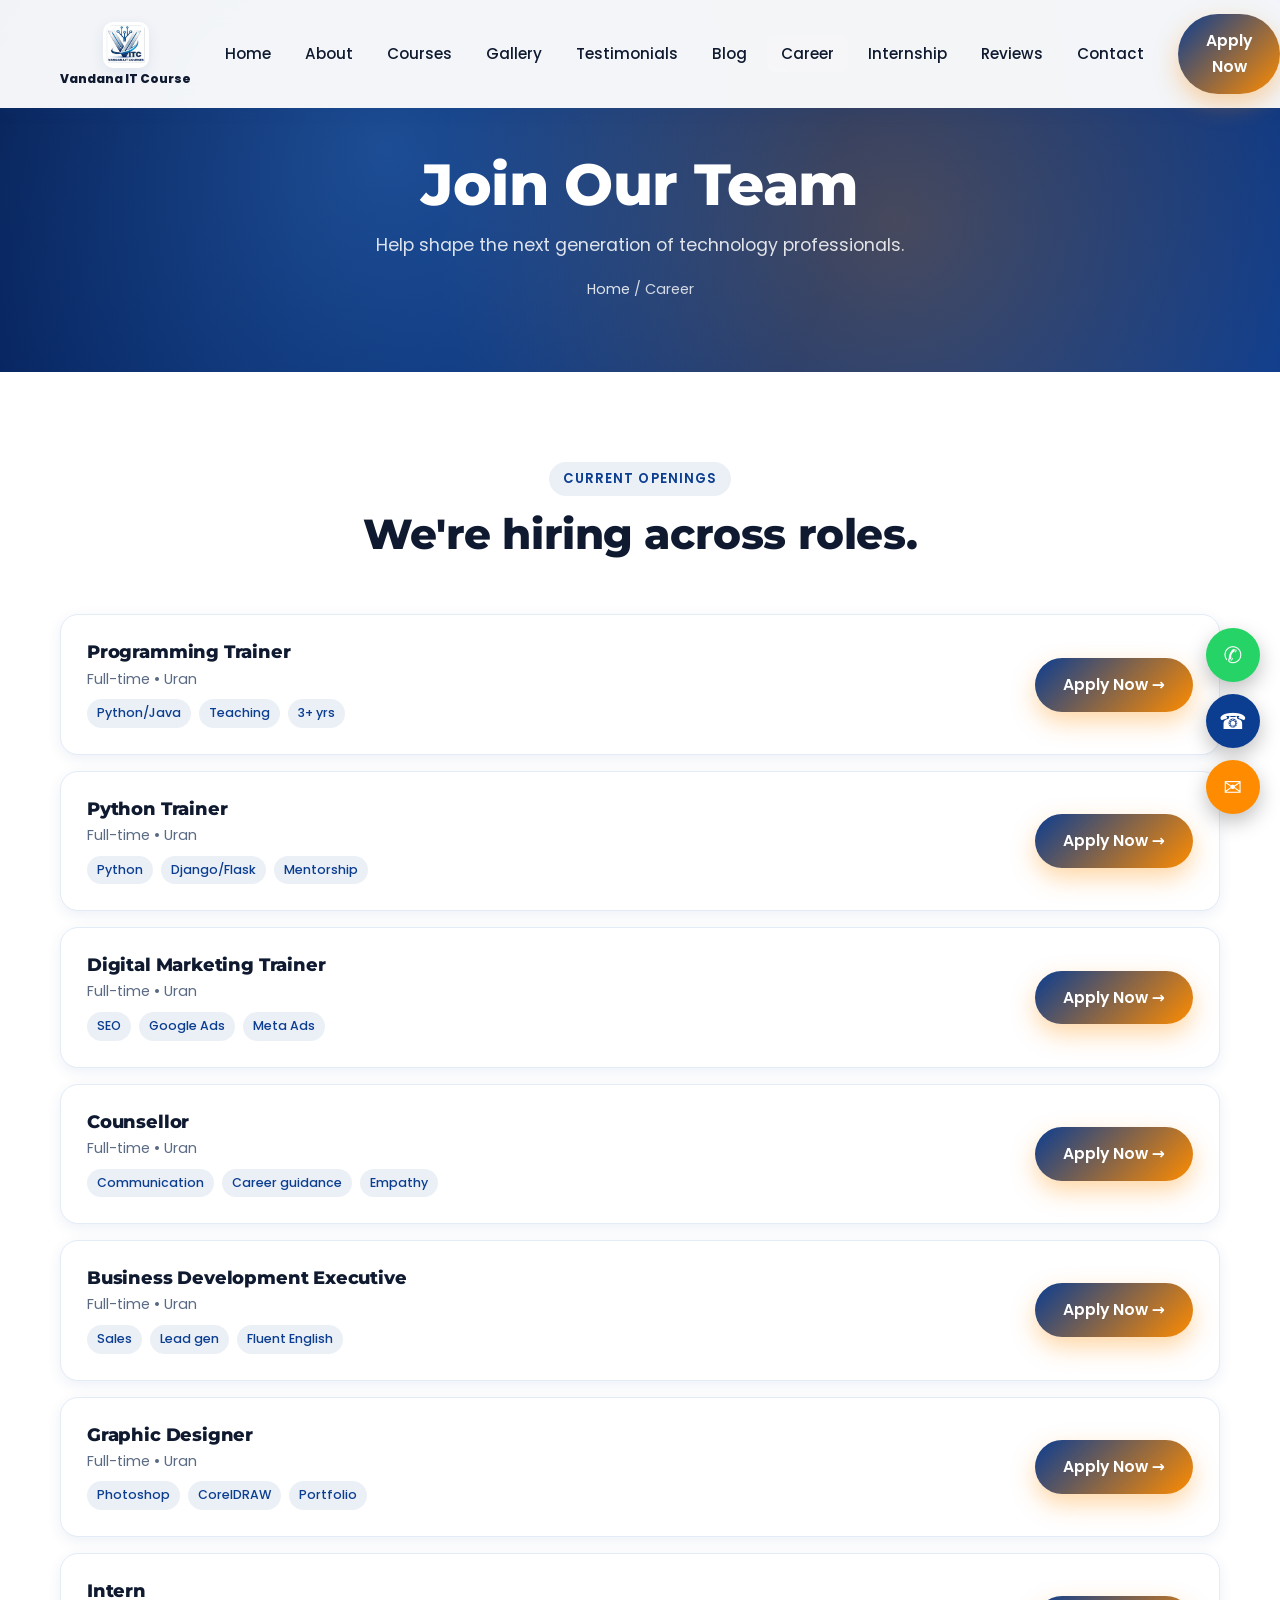
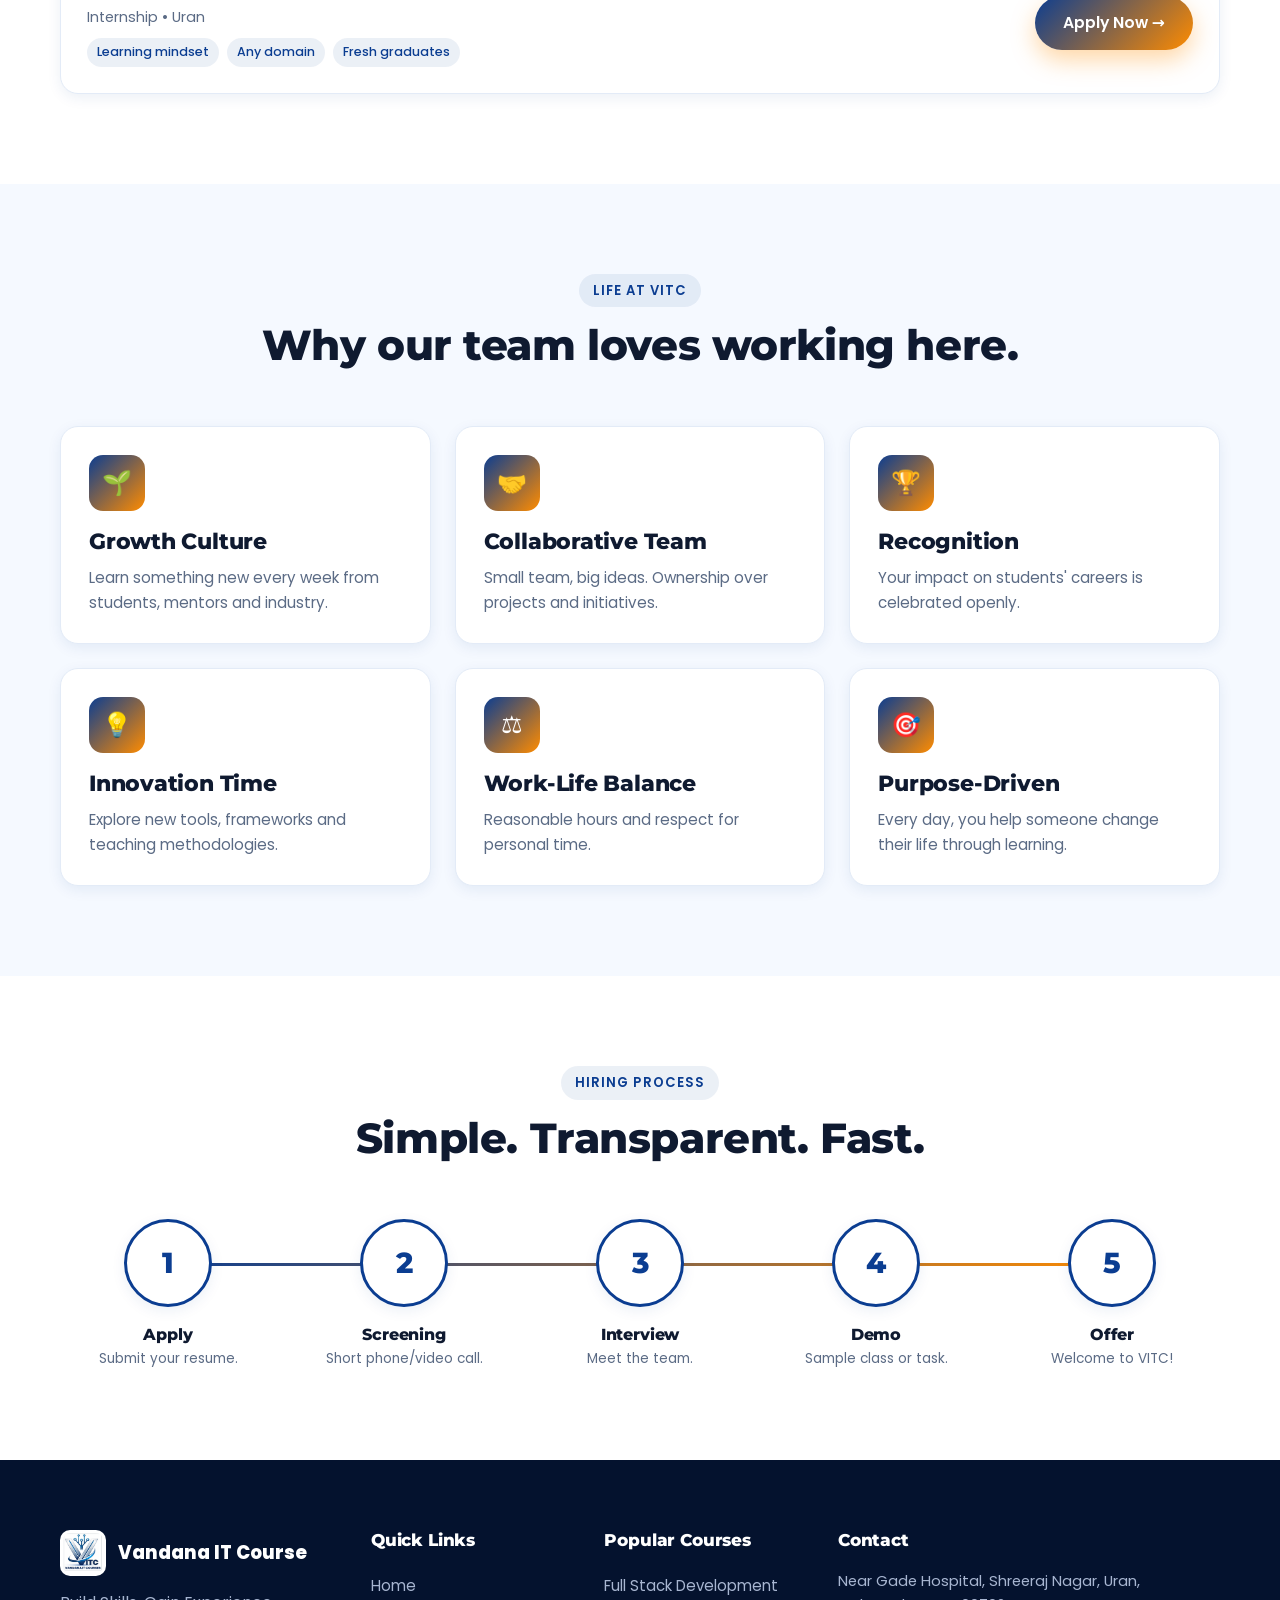
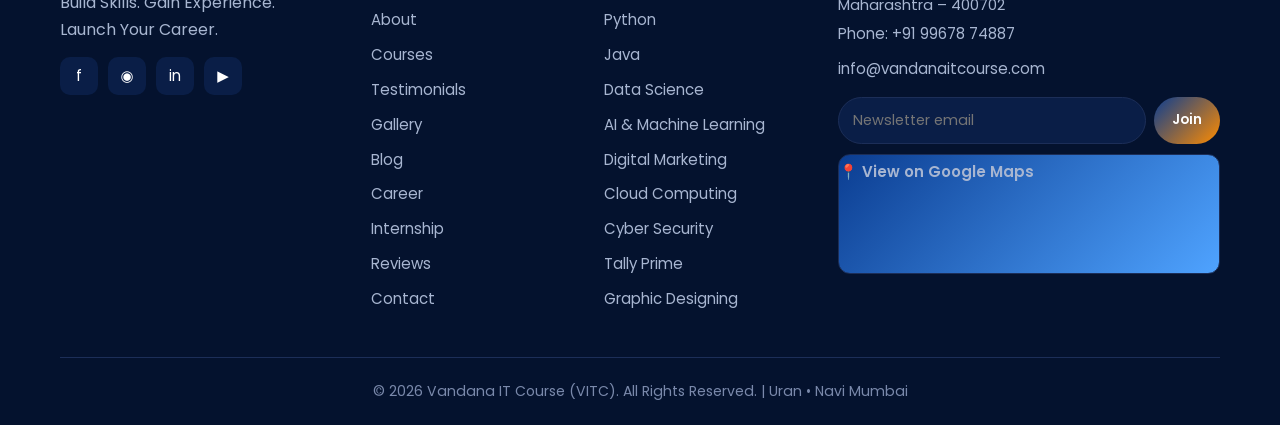
<file: career.html>
<!DOCTYPE html>
<html lang="en">
<head>
<meta charset="UTF-8">
<meta name="viewport" content="width=device-width,initial-scale=1">
<meta name="theme-color" content="#0B3D91">
<title>Careers — Join VITC Team | Vandana IT Course (VITC) — Uran, Navi Mumbai</title>
<meta name="description" content="Explore career opportunities at Vandana IT Course (VITC). We're hiring trainers, counsellors, BDE, designers and interns in Uran, Navi Mumbai.">
<meta name="keywords" content="Vandana IT Course, IT Classes Uran, IT Institute Uran, Programming Classes Uran, Full Stack Course Uran, Python Classes Uran, Java Classes Uran, Digital Marketing Uran, Cyber Security Course Uran, Data Science Institute Uran, Internship Uran, Placement Institute Navi Mumbai, IT Training Navi Mumbai">
<meta name="author" content="Vandana IT Course (VITC)">
<link rel="canonical" href="/career.html">
<meta property="og:type" content="website">
<meta property="og:title" content="Careers — Join VITC Team | Vandana IT Course (VITC)">
<meta property="og:description" content="Explore career opportunities at Vandana IT Course (VITC). We're hiring trainers, counsellors, BDE, designers and interns in Uran, Navi Mumbai.">
<meta property="og:image" content="assets/img/logo.jpeg">
<meta name="twitter:card" content="summary_large_image">
<meta name="twitter:title" content="Careers — Join VITC Team | VITC">
<meta name="twitter:description" content="Explore career opportunities at Vandana IT Course (VITC). We're hiring trainers, counsellors, BDE, designers and interns in Uran, Navi Mumbai.">
<link rel="icon" type="image/jpeg" href="assets/img/logo.jpeg">
<link rel="apple-touch-icon" href="assets/img/logo.jpeg">
<link rel="preconnect" href="https://fonts.googleapis.com">
<link rel="preconnect" href="https://fonts.gstatic.com" crossorigin>
<link href="https://fonts.googleapis.com/css2?family=Montserrat:wght@600;700;800;900&family=Poppins:wght@300;400;500;600;700&family=Roboto:wght@400;500;700&display=swap" rel="stylesheet">
<link rel="stylesheet" href="assets/css/style.css">
<script type="application/ld+json">
{"@context":"https://schema.org","@type":"EducationalOrganization","name":"Vandana IT Course (VITC)","url":"https://vandanaitcourse.com","logo":"assets/img/logo.jpeg","telephone":"+919967874887","email":"info@vandanaitcourse.com","address":{"@type":"PostalAddress","streetAddress":"Near Gade Hospital, Shreeraj Nagar","addressLocality":"Uran","addressRegion":"Maharashtra","postalCode":"400702","addressCountry":"IN"},"sameAs":["https://facebook.com","https://instagram.com","https://linkedin.com","https://youtube.com"]}
</script>
</head>
<body class="inner">
<div id="loader"><img src="assets/img/logo.jpeg" alt="VITC"><div class="bar"><span></span></div></div>
<div id="scroll-progress"></div>
<header class="header">
<div class="container nav">
<a class="brand" href="index.html"><img src="assets/img/logo.jpeg" alt="VITC Logo"><span>Vandana IT Course</span></a>
<nav><ul class="nav-links"><li><a href="index.html">Home</a></li><li><a href="about.html">About</a></li><li><a href="courses.html">Courses</a></li><li><a href="gallery.html">Gallery</a></li><li><a href="testimonials.html">Testimonials</a></li><li><a href="blog.html">Blog</a></li><li><a href="career.html" class="active">Career</a></li><li><a href="internship.html">Internship</a></li><li><a href="reviews.html">Reviews</a></li><li><a href="contact.html">Contact</a></li></ul></nav>
<div class="nav-cta">
<a class="btn btn-primary" href="contact.html">Apply Now</a>
<button class="hamburger" aria-label="Menu"><span></span><span></span><span></span></button>
</div>
</div>
</header>
<section class="page-hero">
<div class="container">
<h1>Join Our Team</h1>
<p>Help shape the next generation of technology professionals.</p>
<div class="breadcrumb"><a href="index.html">Home</a> / <span>Career</span></div>
</div>
</section>

<section>
<div class="container">
<div class="section-head reveal"><span class="eyebrow">Current Openings</span><h2>We're hiring across roles.</h2></div>
<div class="grid reveal" style="gap:16px">
<div class="job-card"><div><h3>Programming Trainer</h3><p style="font-size:.9rem">Full-time • Uran</p><div class="tags"><span>Python/Java</span><span>Teaching</span><span>3+ yrs</span></div></div><a href="contact.html" class="btn btn-primary">Apply Now →</a></div><div class="job-card"><div><h3>Python Trainer</h3><p style="font-size:.9rem">Full-time • Uran</p><div class="tags"><span>Python</span><span>Django/Flask</span><span>Mentorship</span></div></div><a href="contact.html" class="btn btn-primary">Apply Now →</a></div><div class="job-card"><div><h3>Digital Marketing Trainer</h3><p style="font-size:.9rem">Full-time • Uran</p><div class="tags"><span>SEO</span><span>Google Ads</span><span>Meta Ads</span></div></div><a href="contact.html" class="btn btn-primary">Apply Now →</a></div><div class="job-card"><div><h3>Counsellor</h3><p style="font-size:.9rem">Full-time • Uran</p><div class="tags"><span>Communication</span><span>Career guidance</span><span>Empathy</span></div></div><a href="contact.html" class="btn btn-primary">Apply Now →</a></div><div class="job-card"><div><h3>Business Development Executive</h3><p style="font-size:.9rem">Full-time • Uran</p><div class="tags"><span>Sales</span><span>Lead gen</span><span>Fluent English</span></div></div><a href="contact.html" class="btn btn-primary">Apply Now →</a></div><div class="job-card"><div><h3>Graphic Designer</h3><p style="font-size:.9rem">Full-time • Uran</p><div class="tags"><span>Photoshop</span><span>CorelDRAW</span><span>Portfolio</span></div></div><a href="contact.html" class="btn btn-primary">Apply Now →</a></div><div class="job-card"><div><h3>Intern</h3><p style="font-size:.9rem">Internship • Uran</p><div class="tags"><span>Learning mindset</span><span>Any domain</span><span>Fresh graduates</span></div></div><a href="contact.html" class="btn btn-primary">Apply Now →</a></div>
</div>
</div>
</section>

<section style="background:#f5f9ff">
<div class="container">
<div class="section-head reveal"><span class="eyebrow">Life at VITC</span><h2>Why our team loves working here.</h2></div>
<div class="grid grid-3 reveal">
<div class="card"><div class="ico">🌱</div><h3>Growth Culture</h3><p>Learn something new every week from students, mentors and industry.</p></div><div class="card"><div class="ico">🤝</div><h3>Collaborative Team</h3><p>Small team, big ideas. Ownership over projects and initiatives.</p></div><div class="card"><div class="ico">🏆</div><h3>Recognition</h3><p>Your impact on students' careers is celebrated openly.</p></div><div class="card"><div class="ico">💡</div><h3>Innovation Time</h3><p>Explore new tools, frameworks and teaching methodologies.</p></div><div class="card"><div class="ico">⚖️</div><h3>Work-Life Balance</h3><p>Reasonable hours and respect for personal time.</p></div><div class="card"><div class="ico">🎯</div><h3>Purpose-Driven</h3><p>Every day, you help someone change their life through learning.</p></div>
</div>
</div>
</section>

<section>
<div class="container">
<div class="section-head reveal"><span class="eyebrow">Hiring Process</span><h2>Simple. Transparent. Fast.</h2></div>
<div class="process reveal">
<div class="step"><div class="num">1</div><h4>Apply</h4><p>Submit your resume.</p></div><div class="step"><div class="num">2</div><h4>Screening</h4><p>Short phone/video call.</p></div><div class="step"><div class="num">3</div><h4>Interview</h4><p>Meet the team.</p></div><div class="step"><div class="num">4</div><h4>Demo</h4><p>Sample class or task.</p></div><div class="step"><div class="num">5</div><h4>Offer</h4><p>Welcome to VITC!</p></div>
</div>
</div>
</section>
<footer class="footer">
<div class="container">
<div class="footer-grid">
<div>
<div class="footer-brand"><img src="assets/img/logo.jpeg" alt="VITC">Vandana IT Course</div>
<p style="color:#a8b6d1">Build Skills. Gain Experience. Launch Your Career.</p>
<div class="socials" aria-label="Social">
<a href="#" aria-label="Facebook">f</a>
<a href="#" aria-label="Instagram">◉</a>
<a href="#" aria-label="LinkedIn">in</a>
<a href="#" aria-label="YouTube">▶</a>
</div>
</div>
<div>
<h4>Quick Links</h4>
<a href="index.html">Home</a><a href="about.html">About</a><a href="courses.html">Courses</a>
<a href="testimonials.html">Testimonials</a><a href="gallery.html">Gallery</a><a href="blog.html">Blog</a>
<a href="career.html">Career</a><a href="internship.html">Internship</a>
<a href="reviews.html">Reviews</a><a href="contact.html">Contact</a>
</div>
<div>
<h4>Popular Courses</h4>
<a href="courses.html">Full Stack Development</a><a href="courses.html">Python</a><a href="courses.html">Java</a>
<a href="courses.html">Data Science</a><a href="courses.html">AI &amp; Machine Learning</a>
<a href="courses.html">Digital Marketing</a><a href="courses.html">Cloud Computing</a>
<a href="courses.html">Cyber Security</a><a href="courses.html">Tally Prime</a><a href="courses.html">Graphic Designing</a>
</div>
<div>
<h4>Contact</h4>
<p style="color:#a8b6d1;font-size:.92rem">Near Gade Hospital, Shreeraj Nagar, Uran, Maharashtra – 400702</p>
<a href="tel:+919967874887">Phone: +91 99678 74887</a>
<a href="mailto:info@vandanaitcourse.com">info@vandanaitcourse.com</a>
<form class="newsletter" onsubmit="return false"><input type="email" placeholder="Newsletter email" required><button>Join</button></form>
<a class="map-thumb" href="https://maps.app.goo.gl/kC8JTekmiVZLgbgg7" target="_blank" rel="noopener"></a>
</div>
</div>
<div class="footer-bottom">© 2026 Vandana IT Course (VITC). All Rights Reserved. | Uran • Navi Mumbai</div>
</div>
</footer>
<div class="floats">
<a class="f-wa" href="https://wa.me/919967874887?text=Hi%20VITC%2C%20I%27d%20like%20to%20enquire%20about%20your%20courses" target="_blank" rel="noopener" aria-label="WhatsApp">✆</a>
<a class="f-call" href="tel:+919967874887" aria-label="Call">☎</a>
<a class="f-mail" href="mailto:info@vandanaitcourse.com" aria-label="Email">✉</a>
<button class="f-top" id="backTop" aria-label="Back to top">↑</button>
</div>
<div id="popup"><div class="p-inner"><button class="p-close" aria-label="Close">×</button>
<h3>🎓 Free Career Counselling</h3>
<p style="margin:8px 0 16px">Get a free 15-minute career counselling session with our expert mentors. Discover the right course for your future.</p>
<a class="btn btn-primary" href="contact.html" style="width:100%">Book My Free Session</a>
</div></div>
<script src="assets/js/main.js"></script>
</body>
</html>
</file>
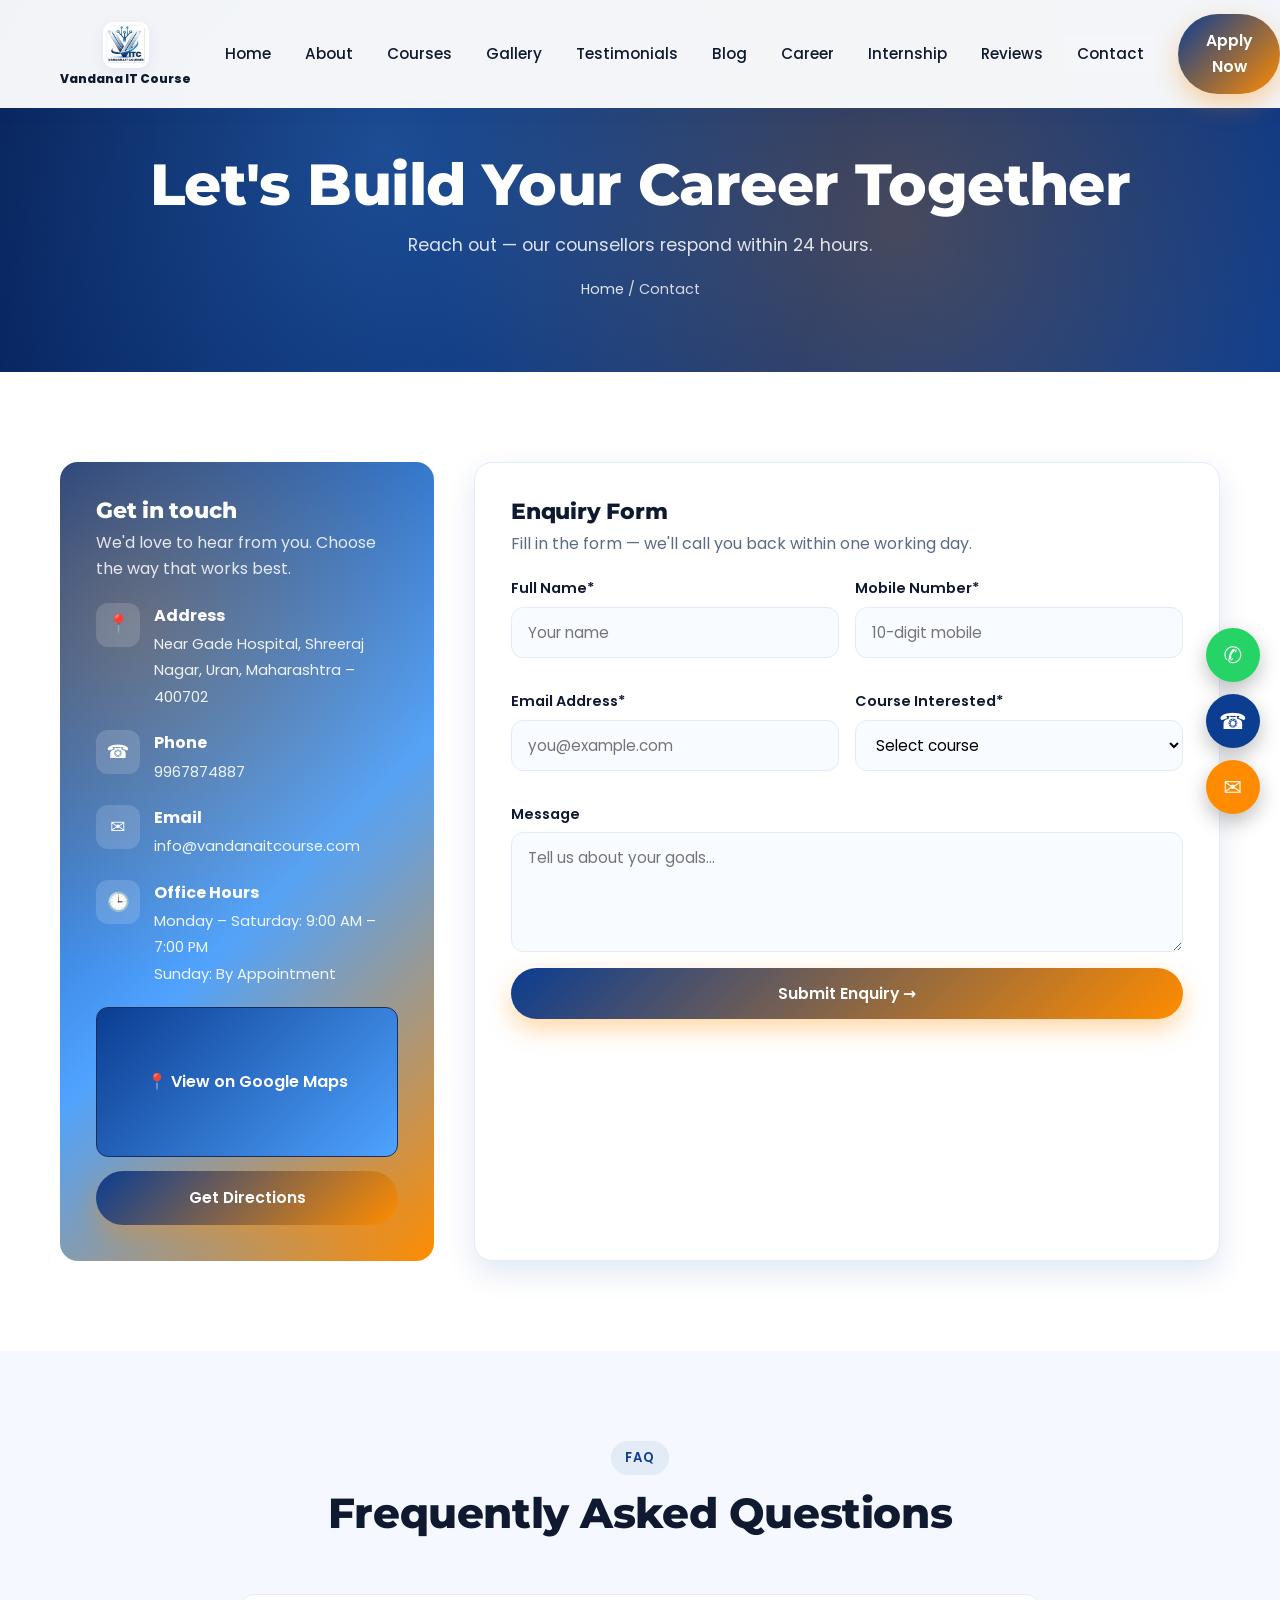
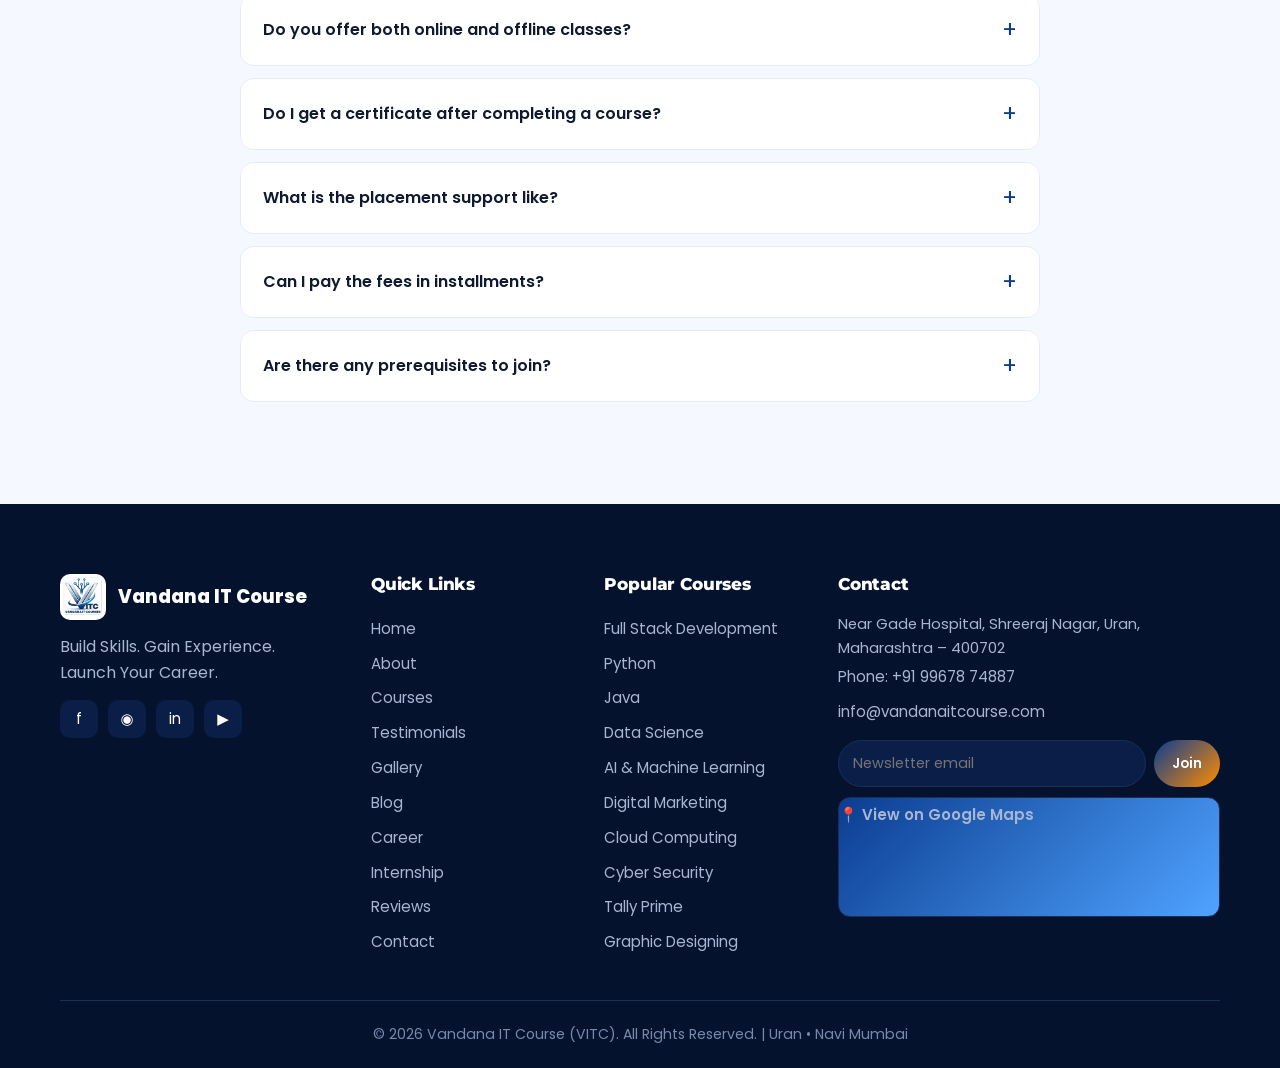
<file: contact.html>
<!DOCTYPE html>
<html lang="en">
<head>
<meta charset="UTF-8">
<meta name="viewport" content="width=device-width,initial-scale=1">
<meta name="theme-color" content="#0B3D91">
<title>Contact Us | Vandana IT Course (VITC) — Uran, Navi Mumbai</title>
<meta name="description" content="Contact Vandana IT Course (VITC), Uran. Address: Near Gade Hospital, Shreeraj Nagar, Uran, Maharashtra 400702. Phone: +91 99678 74887. Email: info@vandanaitcourse.com">
<meta name="keywords" content="Vandana IT Course, IT Classes Uran, IT Institute Uran, Programming Classes Uran, Full Stack Course Uran, Python Classes Uran, Java Classes Uran, Digital Marketing Uran, Cyber Security Course Uran, Data Science Institute Uran, Internship Uran, Placement Institute Navi Mumbai, IT Training Navi Mumbai">
<meta name="author" content="Vandana IT Course (VITC)">
<link rel="canonical" href="/contact.html">
<meta property="og:type" content="website">
<meta property="og:title" content="Contact Us | Vandana IT Course (VITC)">
<meta property="og:description" content="Contact Vandana IT Course (VITC), Uran. Address: Near Gade Hospital, Shreeraj Nagar, Uran, Maharashtra 400702. Phone: +91 99678 74887. Email: info@vandanaitcourse.com">
<meta property="og:image" content="assets/img/logo.jpeg">
<meta name="twitter:card" content="summary_large_image">
<meta name="twitter:title" content="Contact Us | VITC">
<meta name="twitter:description" content="Contact Vandana IT Course (VITC), Uran. Address: Near Gade Hospital, Shreeraj Nagar, Uran, Maharashtra 400702. Phone: +91 99678 74887. Email: info@vandanaitcourse.com">
<link rel="icon" type="image/jpeg" href="assets/img/logo.jpeg">
<link rel="apple-touch-icon" href="assets/img/logo.jpeg">
<link rel="preconnect" href="https://fonts.googleapis.com">
<link rel="preconnect" href="https://fonts.gstatic.com" crossorigin>
<link href="https://fonts.googleapis.com/css2?family=Montserrat:wght@600;700;800;900&family=Poppins:wght@300;400;500;600;700&family=Roboto:wght@400;500;700&display=swap" rel="stylesheet">
<link rel="stylesheet" href="assets/css/style.css">
<script type="application/ld+json">
{"@context":"https://schema.org","@type":"EducationalOrganization","name":"Vandana IT Course (VITC)","url":"https://vandanaitcourse.com","logo":"assets/img/logo.jpeg","telephone":"+919967874887","email":"info@vandanaitcourse.com","address":{"@type":"PostalAddress","streetAddress":"Near Gade Hospital, Shreeraj Nagar","addressLocality":"Uran","addressRegion":"Maharashtra","postalCode":"400702","addressCountry":"IN"},"sameAs":["https://facebook.com","https://instagram.com","https://linkedin.com","https://youtube.com"]}
</script>
</head>
<body class="inner">
<div id="loader"><img src="assets/img/logo.jpeg" alt="VITC"><div class="bar"><span></span></div></div>
<div id="scroll-progress"></div>
<header class="header">
<div class="container nav">
<a class="brand" href="index.html"><img src="assets/img/logo.jpeg" alt="VITC Logo"><span>Vandana IT Course</span></a>
<nav><ul class="nav-links"><li><a href="index.html">Home</a></li><li><a href="about.html">About</a></li><li><a href="courses.html">Courses</a></li><li><a href="gallery.html">Gallery</a></li><li><a href="testimonials.html">Testimonials</a></li><li><a href="blog.html">Blog</a></li><li><a href="career.html">Career</a></li><li><a href="internship.html">Internship</a></li><li><a href="reviews.html">Reviews</a></li><li><a href="contact.html" class="active">Contact</a></li></ul></nav>
<div class="nav-cta">
<a class="btn btn-primary" href="contact.html">Apply Now</a>
<button class="hamburger" aria-label="Menu"><span></span><span></span><span></span></button>
</div>
</div>
</header>
<section class="page-hero">
<div class="container">
<h1>Let's Build Your Career Together</h1>
<p>Reach out — our counsellors respond within 24 hours.</p>
<div class="breadcrumb"><a href="index.html">Home</a> / <span>Contact</span></div>
</div>
</section>

<section>
<div class="container">
<div class="contact-grid reveal">
<div class="contact-info">
<h3 style="margin-bottom:6px">Get in touch</h3>
<p style="color:rgba(255,255,255,.85)">We'd love to hear from you. Choose the way that works best.</p>
<div class="info-row"><div class="ico">📍</div><div><b>Address</b><span>Near Gade Hospital, Shreeraj Nagar, Uran, Maharashtra – 400702</span></div></div>
<div class="info-row"><div class="ico">☎</div><div><b>Phone</b><a href="tel:+919967874887">9967874887</a></div></div>
<div class="info-row"><div class="ico">✉</div><div><b>Email</b><a href="mailto:info@vandanaitcourse.com">info@vandanaitcourse.com</a></div></div>
<div class="info-row"><div class="ico">🕒</div><div><b>Office Hours</b><span>Monday – Saturday: 9:00 AM – 7:00 PM<br>Sunday: By Appointment</span></div></div>
<a class="map-thumb" href="https://maps.app.goo.gl/kC8JTekmiVZLgbgg7" target="_blank" rel="noopener" style="height:150px"></a>
<a href="https://maps.app.goo.gl/kC8JTekmiVZLgbgg7" target="_blank" class="btn btn-primary" style="margin-top:14px;width:100%">Get Directions</a>
</div>
<form class="form-card" data-validate novalidate>
<h3 style="margin-bottom:6px">Enquiry Form</h3>
<p style="margin-bottom:20px">Fill in the form — we'll call you back within one working day.</p>
<div class="form-row">
<div class="field"><label>Full Name*</label><input required name="name" placeholder="Your name"><small class="err">Enter your name</small></div>
<div class="field"><label>Mobile Number*</label><input required type="tel" name="phone" placeholder="10-digit mobile"><small class="err">Enter valid mobile</small></div>
</div>
<div class="form-row">
<div class="field"><label>Email Address*</label><input required type="email" name="email" placeholder="you@example.com"><small class="err">Enter valid email</small></div>
<div class="field"><label>Course Interested*</label><select required name="course"><option value="">Select course</option><option>Programming</option><option>Full Stack Development</option><option>Data Science & AI</option><option>Digital Marketing</option><option>Cloud Computing</option><option>Cyber Security</option><option>Graphics Designing</option><option>Accounting</option><option>Not sure — need guidance</option></select><small class="err">Please choose</small></div>
</div>
<div class="field"><label>Message</label><textarea name="message" placeholder="Tell us about your goals…"></textarea></div>
<button class="btn btn-primary" type="submit" style="width:100%">Submit Enquiry →</button>
<p class="form-msg" style="margin-top:14px;font-size:.9rem"></p>
</form>
</div>
</div>
</section>

<section style="background:#f5f9ff">
<div class="container">
<div class="section-head reveal"><span class="eyebrow">FAQ</span><h2>Frequently Asked Questions</h2></div>
<div class="reveal" style="max-width:800px;margin:0 auto">
<div class="faq-item"><button class="faq-q">Do you offer both online and offline classes?</button><div class="faq-a"><p>Yes. We run offline classes at our Uran centre and hybrid/online batches for working professionals.</p></div></div><div class="faq-item"><button class="faq-q">Do I get a certificate after completing a course?</button><div class="faq-a"><p>Yes, every student receives a course completion certificate along with project & internship certificates where applicable.</p></div></div><div class="faq-item"><button class="faq-q">What is the placement support like?</button><div class="faq-a"><p>We help with resume building, LinkedIn optimisation, mock interviews, and referrals to our hiring partners.</p></div></div><div class="faq-item"><button class="faq-q">Can I pay the fees in installments?</button><div class="faq-a"><p>Yes, we offer flexible installment options. Please contact our counsellor for details.</p></div></div><div class="faq-item"><button class="faq-q">Are there any prerequisites to join?</button><div class="faq-a"><p>Most courses start from basics — no prior experience needed. Advanced tracks may have prerequisites.</p></div></div>
</div>
</div>
</section>
<footer class="footer">
<div class="container">
<div class="footer-grid">
<div>
<div class="footer-brand"><img src="assets/img/logo.jpeg" alt="VITC">Vandana IT Course</div>
<p style="color:#a8b6d1">Build Skills. Gain Experience. Launch Your Career.</p>
<div class="socials" aria-label="Social">
<a href="#" aria-label="Facebook">f</a>
<a href="#" aria-label="Instagram">◉</a>
<a href="#" aria-label="LinkedIn">in</a>
<a href="#" aria-label="YouTube">▶</a>
</div>
</div>
<div>
<h4>Quick Links</h4>
<a href="index.html">Home</a><a href="about.html">About</a><a href="courses.html">Courses</a>
<a href="testimonials.html">Testimonials</a><a href="gallery.html">Gallery</a><a href="blog.html">Blog</a>
<a href="career.html">Career</a><a href="internship.html">Internship</a>
<a href="reviews.html">Reviews</a><a href="contact.html">Contact</a>
</div>
<div>
<h4>Popular Courses</h4>
<a href="courses.html">Full Stack Development</a><a href="courses.html">Python</a><a href="courses.html">Java</a>
<a href="courses.html">Data Science</a><a href="courses.html">AI &amp; Machine Learning</a>
<a href="courses.html">Digital Marketing</a><a href="courses.html">Cloud Computing</a>
<a href="courses.html">Cyber Security</a><a href="courses.html">Tally Prime</a><a href="courses.html">Graphic Designing</a>
</div>
<div>
<h4>Contact</h4>
<p style="color:#a8b6d1;font-size:.92rem">Near Gade Hospital, Shreeraj Nagar, Uran, Maharashtra – 400702</p>
<a href="tel:+919967874887">Phone: +91 99678 74887</a>
<a href="mailto:info@vandanaitcourse.com">info@vandanaitcourse.com</a>
<form class="newsletter" onsubmit="return false"><input type="email" placeholder="Newsletter email" required><button>Join</button></form>
<a class="map-thumb" href="https://maps.app.goo.gl/kC8JTekmiVZLgbgg7" target="_blank" rel="noopener"></a>
</div>
</div>
<div class="footer-bottom">© 2026 Vandana IT Course (VITC). All Rights Reserved. | Uran • Navi Mumbai</div>
</div>
</footer>
<div class="floats">
<a class="f-wa" href="https://wa.me/919967874887?text=Hi%20VITC%2C%20I%27d%20like%20to%20enquire%20about%20your%20courses" target="_blank" rel="noopener" aria-label="WhatsApp">✆</a>
<a class="f-call" href="tel:+919967874887" aria-label="Call">☎</a>
<a class="f-mail" href="mailto:info@vandanaitcourse.com" aria-label="Email">✉</a>
<button class="f-top" id="backTop" aria-label="Back to top">↑</button>
</div>
<div id="popup"><div class="p-inner"><button class="p-close" aria-label="Close">×</button>
<h3>🎓 Free Career Counselling</h3>
<p style="margin:8px 0 16px">Get a free 15-minute career counselling session with our expert mentors. Discover the right course for your future.</p>
<a class="btn btn-primary" href="contact.html" style="width:100%">Book My Free Session</a>
</div></div>
<script src="assets/js/main.js"></script>
</body>
</html>
</file>
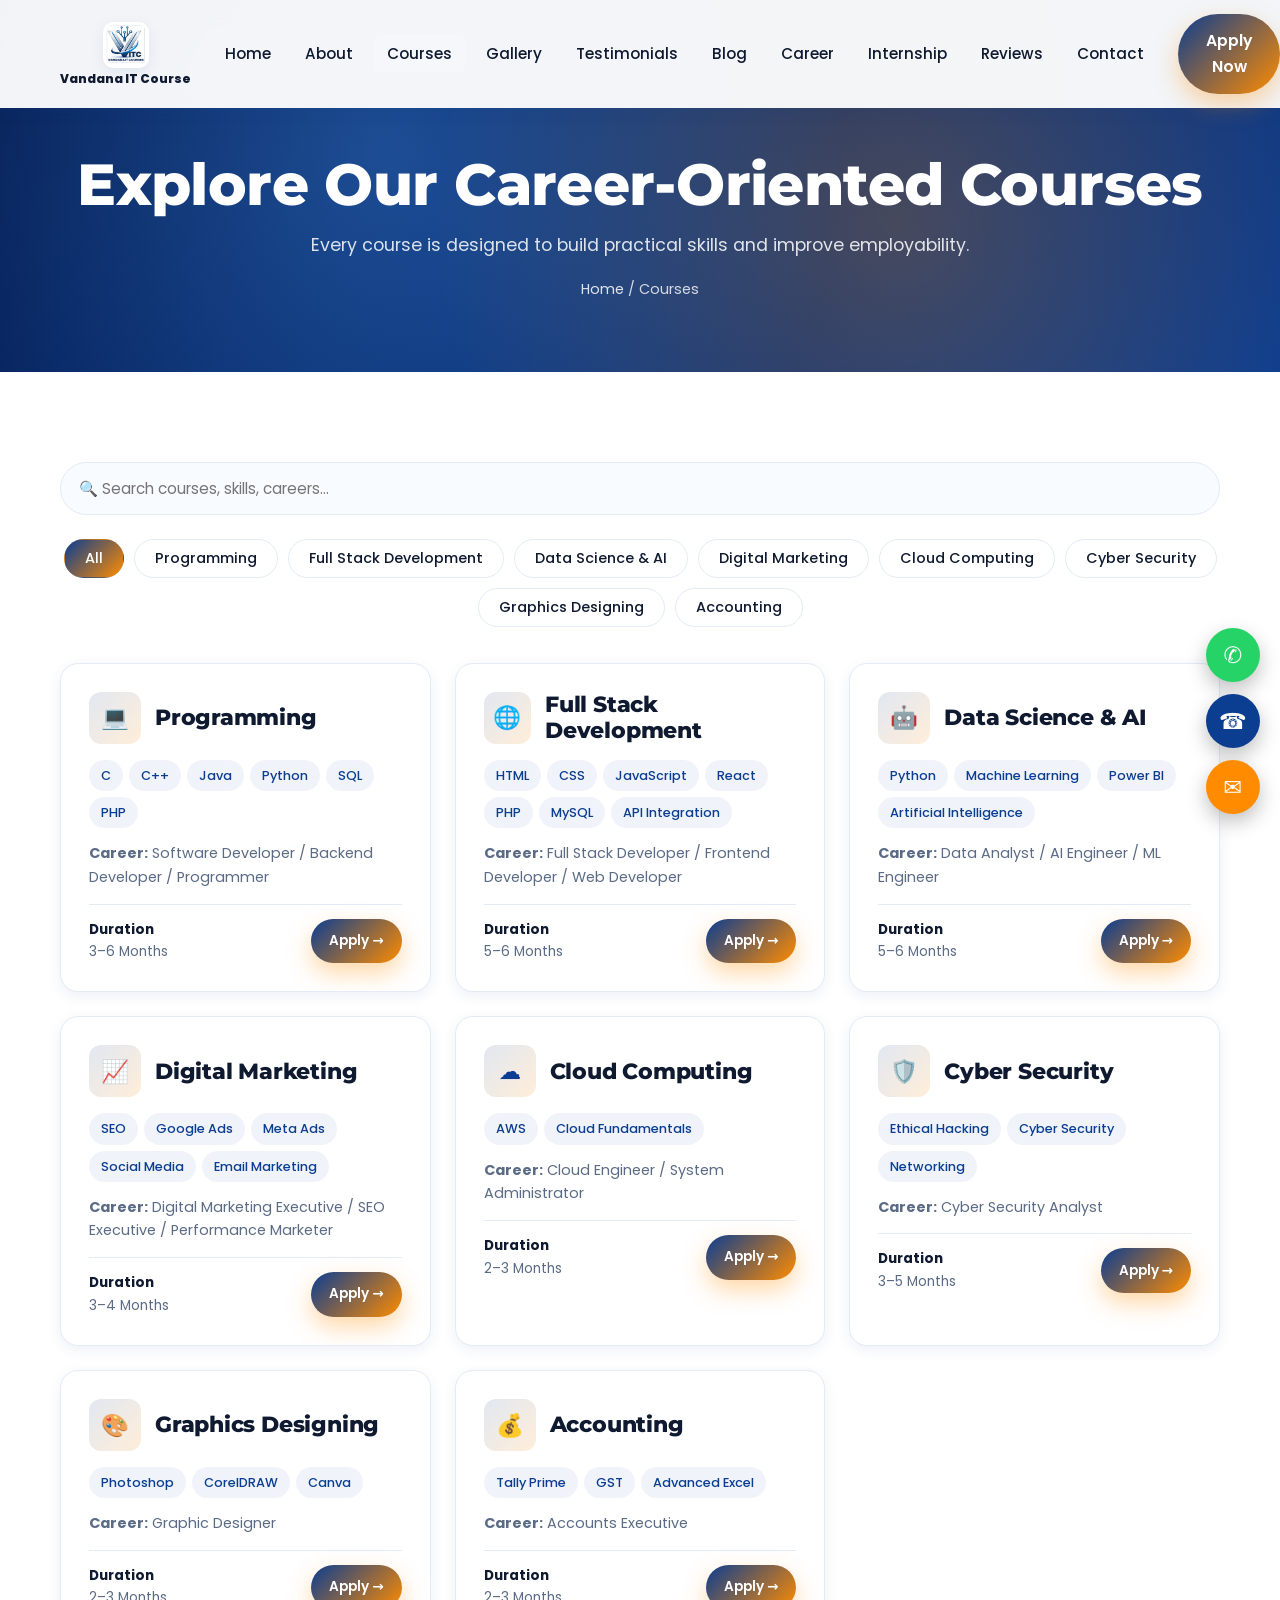
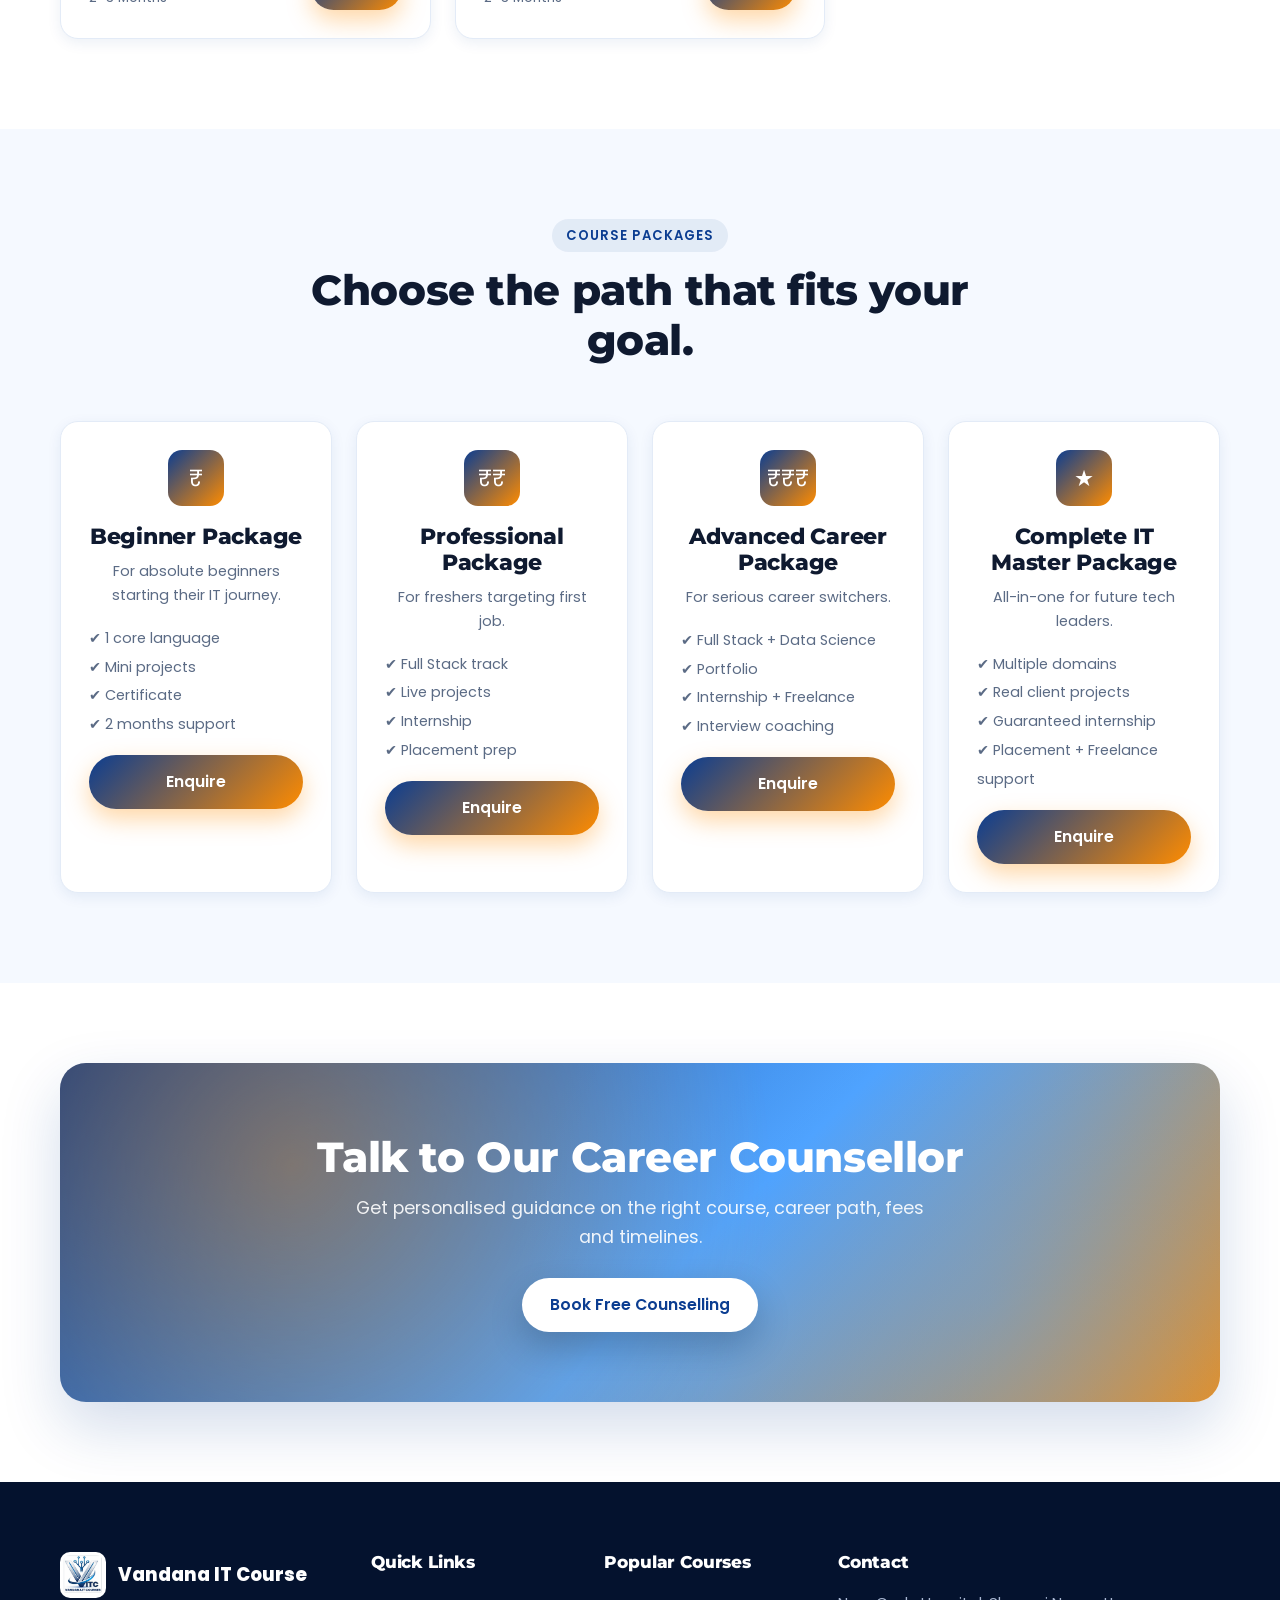
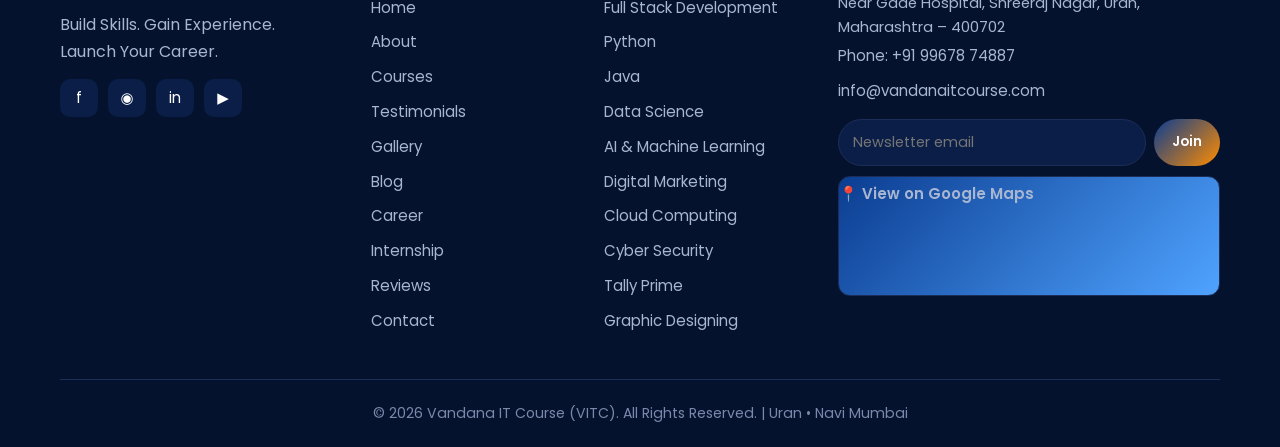
<file: courses.html>
<!DOCTYPE html>
<html lang="en">
<head>
<meta charset="UTF-8">
<meta name="viewport" content="width=device-width,initial-scale=1">
<meta name="theme-color" content="#0B3D91">
<title>Courses — Career-Oriented IT Training | Vandana IT Course (VITC) — Uran, Navi Mumbai</title>
<meta name="description" content="Explore VITC's career-oriented courses: Programming, Full Stack, Data Science & AI, Digital Marketing, Cloud, Cyber Security, Graphics, Accounting. Live projects & placement support.">
<meta name="keywords" content="Vandana IT Course, IT Classes Uran, IT Institute Uran, Programming Classes Uran, Full Stack Course Uran, Python Classes Uran, Java Classes Uran, Digital Marketing Uran, Cyber Security Course Uran, Data Science Institute Uran, Internship Uran, Placement Institute Navi Mumbai, IT Training Navi Mumbai">
<meta name="author" content="Vandana IT Course (VITC)">
<link rel="canonical" href="/courses.html">
<meta property="og:type" content="website">
<meta property="og:title" content="Courses — Career-Oriented IT Training | Vandana IT Course (VITC)">
<meta property="og:description" content="Explore VITC's career-oriented courses: Programming, Full Stack, Data Science & AI, Digital Marketing, Cloud, Cyber Security, Graphics, Accounting. Live projects & placement support.">
<meta property="og:image" content="assets/img/logo.jpeg">
<meta name="twitter:card" content="summary_large_image">
<meta name="twitter:title" content="Courses — Career-Oriented IT Training | VITC">
<meta name="twitter:description" content="Explore VITC's career-oriented courses: Programming, Full Stack, Data Science & AI, Digital Marketing, Cloud, Cyber Security, Graphics, Accounting. Live projects & placement support.">
<link rel="icon" type="image/jpeg" href="assets/img/logo.jpeg">
<link rel="apple-touch-icon" href="assets/img/logo.jpeg">
<link rel="preconnect" href="https://fonts.googleapis.com">
<link rel="preconnect" href="https://fonts.gstatic.com" crossorigin>
<link href="https://fonts.googleapis.com/css2?family=Montserrat:wght@600;700;800;900&family=Poppins:wght@300;400;500;600;700&family=Roboto:wght@400;500;700&display=swap" rel="stylesheet">
<link rel="stylesheet" href="assets/css/style.css">
<script type="application/ld+json">
{"@context":"https://schema.org","@type":"EducationalOrganization","name":"Vandana IT Course (VITC)","url":"https://vandanaitcourse.com","logo":"assets/img/logo.jpeg","telephone":"+919967874887","email":"info@vandanaitcourse.com","address":{"@type":"PostalAddress","streetAddress":"Near Gade Hospital, Shreeraj Nagar","addressLocality":"Uran","addressRegion":"Maharashtra","postalCode":"400702","addressCountry":"IN"},"sameAs":["https://facebook.com","https://instagram.com","https://linkedin.com","https://youtube.com"]}
</script>
</head>
<body class="inner">
<div id="loader"><img src="assets/img/logo.jpeg" alt="VITC"><div class="bar"><span></span></div></div>
<div id="scroll-progress"></div>
<header class="header">
<div class="container nav">
<a class="brand" href="index.html"><img src="assets/img/logo.jpeg" alt="VITC Logo"><span>Vandana IT Course</span></a>
<nav><ul class="nav-links"><li><a href="index.html">Home</a></li><li><a href="about.html">About</a></li><li><a href="courses.html" class="active">Courses</a></li><li><a href="gallery.html">Gallery</a></li><li><a href="testimonials.html">Testimonials</a></li><li><a href="blog.html">Blog</a></li><li><a href="career.html">Career</a></li><li><a href="internship.html">Internship</a></li><li><a href="reviews.html">Reviews</a></li><li><a href="contact.html">Contact</a></li></ul></nav>
<div class="nav-cta">
<a class="btn btn-primary" href="contact.html">Apply Now</a>
<button class="hamburger" aria-label="Menu"><span></span><span></span><span></span></button>
</div>
</div>
</header>
<section class="page-hero">
<div class="container">
<h1>Explore Our Career-Oriented Courses</h1>
<p>Every course is designed to build practical skills and improve employability.</p>
<div class="breadcrumb"><a href="index.html">Home</a> / <span>Courses</span></div>
</div>
</section>

<section>
<div class="container">
<div style="display:flex;gap:14px;flex-wrap:wrap;justify-content:space-between;align-items:center;margin-bottom:24px" class="reveal">
<input id="courseSearch" placeholder="🔍 Search courses, skills, careers…" style="flex:1;min-width:220px;padding:14px 18px;border:1px solid var(--border);border-radius:99px;font-family:inherit;font-size:.95rem;outline:none;background:#f8fbff">
</div>
<div class="filters reveal">
<button data-cfilter="all" class="active">All</button>
<button data-cfilter="programming">Programming</button><button data-cfilter="fullstack">Full Stack Development</button><button data-cfilter="data">Data Science & AI</button><button data-cfilter="marketing">Digital Marketing</button><button data-cfilter="cloud">Cloud Computing</button><button data-cfilter="cyber">Cyber Security</button><button data-cfilter="design">Graphics Designing</button><button data-cfilter="account">Accounting</button>
</div>
<div class="grid grid-3 reveal">
<div class="course-card" data-course="programming"><div class="head"><div class="ico">💻</div><h3>Programming</h3></div>
<ul><li>C</li><li>C++</li><li>Java</li><li>Python</li><li>SQL</li><li>PHP</li></ul>
<p style="font-size:.9rem;margin-top:8px"><b>Career:</b> Software Developer / Backend Developer / Programmer</p>
<div class="meta"><span><b>Duration</b>3–6 Months</span><a href="contact.html" class="btn btn-primary" style="padding:9px 18px;font-size:.85rem">Apply →</a></div>
</div><div class="course-card" data-course="fullstack"><div class="head"><div class="ico">🌐</div><h3>Full Stack Development</h3></div>
<ul><li>HTML</li><li>CSS</li><li>JavaScript</li><li>React</li><li>PHP</li><li>MySQL</li><li>API Integration</li></ul>
<p style="font-size:.9rem;margin-top:8px"><b>Career:</b> Full Stack Developer / Frontend Developer / Web Developer</p>
<div class="meta"><span><b>Duration</b>5–6 Months</span><a href="contact.html" class="btn btn-primary" style="padding:9px 18px;font-size:.85rem">Apply →</a></div>
</div><div class="course-card" data-course="data"><div class="head"><div class="ico">🤖</div><h3>Data Science & AI</h3></div>
<ul><li>Python</li><li>Machine Learning</li><li>Power BI</li><li>Artificial Intelligence</li></ul>
<p style="font-size:.9rem;margin-top:8px"><b>Career:</b> Data Analyst / AI Engineer / ML Engineer</p>
<div class="meta"><span><b>Duration</b>5–6 Months</span><a href="contact.html" class="btn btn-primary" style="padding:9px 18px;font-size:.85rem">Apply →</a></div>
</div><div class="course-card" data-course="marketing"><div class="head"><div class="ico">📈</div><h3>Digital Marketing</h3></div>
<ul><li>SEO</li><li>Google Ads</li><li>Meta Ads</li><li>Social Media</li><li>Email Marketing</li></ul>
<p style="font-size:.9rem;margin-top:8px"><b>Career:</b> Digital Marketing Executive / SEO Executive / Performance Marketer</p>
<div class="meta"><span><b>Duration</b>3–4 Months</span><a href="contact.html" class="btn btn-primary" style="padding:9px 18px;font-size:.85rem">Apply →</a></div>
</div><div class="course-card" data-course="cloud"><div class="head"><div class="ico">☁️</div><h3>Cloud Computing</h3></div>
<ul><li>AWS</li><li>Cloud Fundamentals</li></ul>
<p style="font-size:.9rem;margin-top:8px"><b>Career:</b> Cloud Engineer / System Administrator</p>
<div class="meta"><span><b>Duration</b>2–3 Months</span><a href="contact.html" class="btn btn-primary" style="padding:9px 18px;font-size:.85rem">Apply →</a></div>
</div><div class="course-card" data-course="cyber"><div class="head"><div class="ico">🛡️</div><h3>Cyber Security</h3></div>
<ul><li>Ethical Hacking</li><li>Cyber Security</li><li>Networking</li></ul>
<p style="font-size:.9rem;margin-top:8px"><b>Career:</b> Cyber Security Analyst</p>
<div class="meta"><span><b>Duration</b>3–5 Months</span><a href="contact.html" class="btn btn-primary" style="padding:9px 18px;font-size:.85rem">Apply →</a></div>
</div><div class="course-card" data-course="design"><div class="head"><div class="ico">🎨</div><h3>Graphics Designing</h3></div>
<ul><li>Photoshop</li><li>CorelDRAW</li><li>Canva</li></ul>
<p style="font-size:.9rem;margin-top:8px"><b>Career:</b> Graphic Designer</p>
<div class="meta"><span><b>Duration</b>2–3 Months</span><a href="contact.html" class="btn btn-primary" style="padding:9px 18px;font-size:.85rem">Apply →</a></div>
</div><div class="course-card" data-course="account"><div class="head"><div class="ico">💰</div><h3>Accounting</h3></div>
<ul><li>Tally Prime</li><li>GST</li><li>Advanced Excel</li></ul>
<p style="font-size:.9rem;margin-top:8px"><b>Career:</b> Accounts Executive</p>
<div class="meta"><span><b>Duration</b>2–3 Months</span><a href="contact.html" class="btn btn-primary" style="padding:9px 18px;font-size:.85rem">Apply →</a></div>
</div>
</div>
</div>
</section>

<section style="background:#f5f9ff">
<div class="container">
<div class="section-head reveal"><span class="eyebrow">Course Packages</span><h2>Choose the path that fits your goal.</h2></div>
<div class="grid grid-4 reveal">
<div class="card" style="text-align:center"><div class="ico" style="margin:0 auto 18px;font-size:1.4rem">₹</div><h3>Beginner Package</h3><p style="margin:10px 0 16px;font-size:.9rem">For absolute beginners starting their IT journey.</p><ul style="list-style:none;text-align:left;font-size:.9rem;color:var(--muted);line-height:2"><li>✔ 1 core language</li><li>✔ Mini projects</li><li>✔ Certificate</li><li>✔ 2 months support</li></ul><a href="contact.html" class="btn btn-primary" style="margin-top:16px;width:100%">Enquire</a></div><div class="card" style="text-align:center"><div class="ico" style="margin:0 auto 18px;font-size:1.4rem">₹₹</div><h3>Professional Package</h3><p style="margin:10px 0 16px;font-size:.9rem">For freshers targeting first job.</p><ul style="list-style:none;text-align:left;font-size:.9rem;color:var(--muted);line-height:2"><li>✔ Full Stack track</li><li>✔ Live projects</li><li>✔ Internship</li><li>✔ Placement prep</li></ul><a href="contact.html" class="btn btn-primary" style="margin-top:16px;width:100%">Enquire</a></div><div class="card" style="text-align:center"><div class="ico" style="margin:0 auto 18px;font-size:1.4rem">₹₹₹</div><h3>Advanced Career Package</h3><p style="margin:10px 0 16px;font-size:.9rem">For serious career switchers.</p><ul style="list-style:none;text-align:left;font-size:.9rem;color:var(--muted);line-height:2"><li>✔ Full Stack + Data Science</li><li>✔ Portfolio</li><li>✔ Internship + Freelance</li><li>✔ Interview coaching</li></ul><a href="contact.html" class="btn btn-primary" style="margin-top:16px;width:100%">Enquire</a></div><div class="card" style="text-align:center"><div class="ico" style="margin:0 auto 18px;font-size:1.4rem">★</div><h3>Complete IT Master Package</h3><p style="margin:10px 0 16px;font-size:.9rem">All-in-one for future tech leaders.</p><ul style="list-style:none;text-align:left;font-size:.9rem;color:var(--muted);line-height:2"><li>✔ Multiple domains</li><li>✔ Real client projects</li><li>✔ Guaranteed internship</li><li>✔ Placement + Freelance support</li></ul><a href="contact.html" class="btn btn-primary" style="margin-top:16px;width:100%">Enquire</a></div>
</div>
</div>
</section>

<section class="cta-banner">
<div class="container">
<div class="box reveal">
<h2>Talk to Our Career Counsellor</h2>
<p>Get personalised guidance on the right course, career path, fees and timelines.</p>
<a class="btn btn-primary" href="contact.html">Book Free Counselling</a>
</div>
</div>
</section>
<footer class="footer">
<div class="container">
<div class="footer-grid">
<div>
<div class="footer-brand"><img src="assets/img/logo.jpeg" alt="VITC">Vandana IT Course</div>
<p style="color:#a8b6d1">Build Skills. Gain Experience. Launch Your Career.</p>
<div class="socials" aria-label="Social">
<a href="#" aria-label="Facebook">f</a>
<a href="#" aria-label="Instagram">◉</a>
<a href="#" aria-label="LinkedIn">in</a>
<a href="#" aria-label="YouTube">▶</a>
</div>
</div>
<div>
<h4>Quick Links</h4>
<a href="index.html">Home</a><a href="about.html">About</a><a href="courses.html">Courses</a>
<a href="testimonials.html">Testimonials</a><a href="gallery.html">Gallery</a><a href="blog.html">Blog</a>
<a href="career.html">Career</a><a href="internship.html">Internship</a>
<a href="reviews.html">Reviews</a><a href="contact.html">Contact</a>
</div>
<div>
<h4>Popular Courses</h4>
<a href="courses.html">Full Stack Development</a><a href="courses.html">Python</a><a href="courses.html">Java</a>
<a href="courses.html">Data Science</a><a href="courses.html">AI &amp; Machine Learning</a>
<a href="courses.html">Digital Marketing</a><a href="courses.html">Cloud Computing</a>
<a href="courses.html">Cyber Security</a><a href="courses.html">Tally Prime</a><a href="courses.html">Graphic Designing</a>
</div>
<div>
<h4>Contact</h4>
<p style="color:#a8b6d1;font-size:.92rem">Near Gade Hospital, Shreeraj Nagar, Uran, Maharashtra – 400702</p>
<a href="tel:+919967874887">Phone: +91 99678 74887</a>
<a href="mailto:info@vandanaitcourse.com">info@vandanaitcourse.com</a>
<form class="newsletter" onsubmit="return false"><input type="email" placeholder="Newsletter email" required><button>Join</button></form>
<a class="map-thumb" href="https://maps.app.goo.gl/kC8JTekmiVZLgbgg7" target="_blank" rel="noopener"></a>
</div>
</div>
<div class="footer-bottom">© 2026 Vandana IT Course (VITC). All Rights Reserved. | Uran • Navi Mumbai</div>
</div>
</footer>
<div class="floats">
<a class="f-wa" href="https://wa.me/919967874887?text=Hi%20VITC%2C%20I%27d%20like%20to%20enquire%20about%20your%20courses" target="_blank" rel="noopener" aria-label="WhatsApp">✆</a>
<a class="f-call" href="tel:+919967874887" aria-label="Call">☎</a>
<a class="f-mail" href="mailto:info@vandanaitcourse.com" aria-label="Email">✉</a>
<button class="f-top" id="backTop" aria-label="Back to top">↑</button>
</div>
<div id="popup"><div class="p-inner"><button class="p-close" aria-label="Close">×</button>
<h3>🎓 Free Career Counselling</h3>
<p style="margin:8px 0 16px">Get a free 15-minute career counselling session with our expert mentors. Discover the right course for your future.</p>
<a class="btn btn-primary" href="contact.html" style="width:100%">Book My Free Session</a>
</div></div>
<script src="assets/js/main.js"></script>
</body>
</html>
</file>
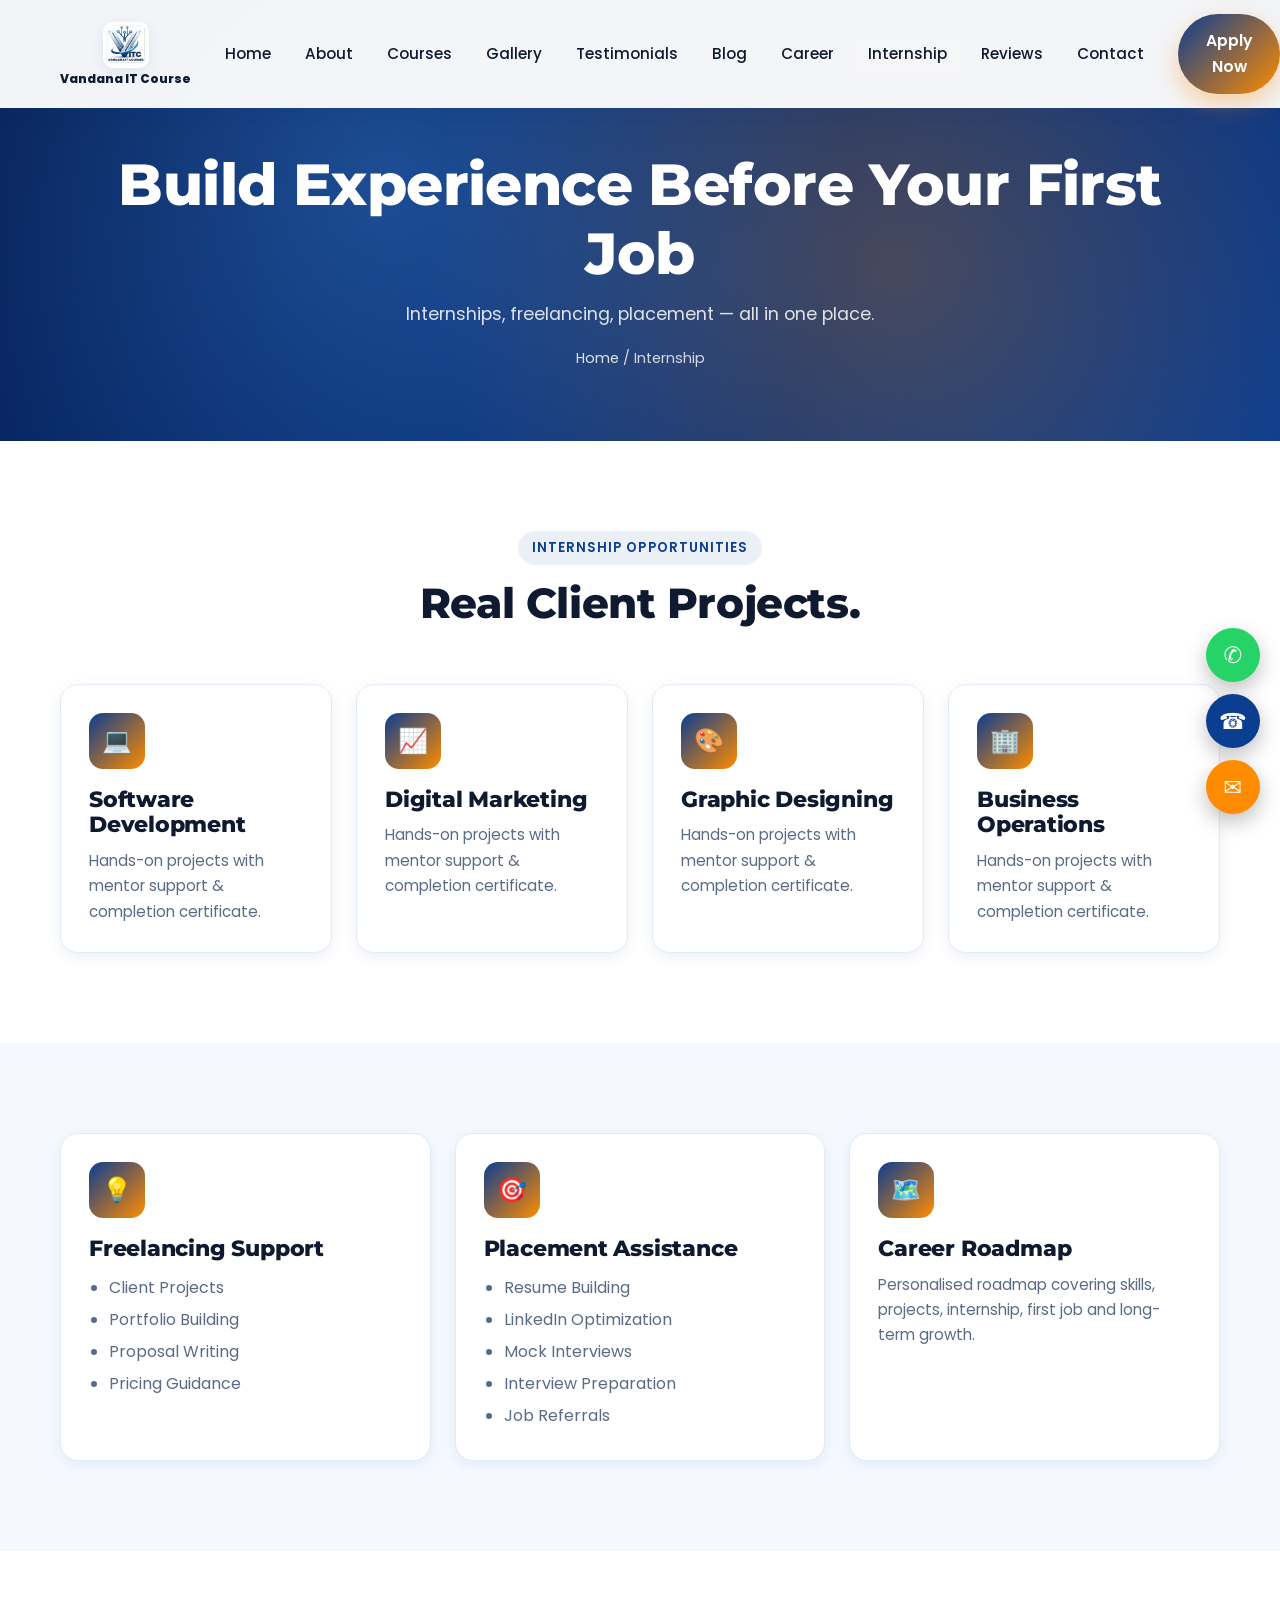
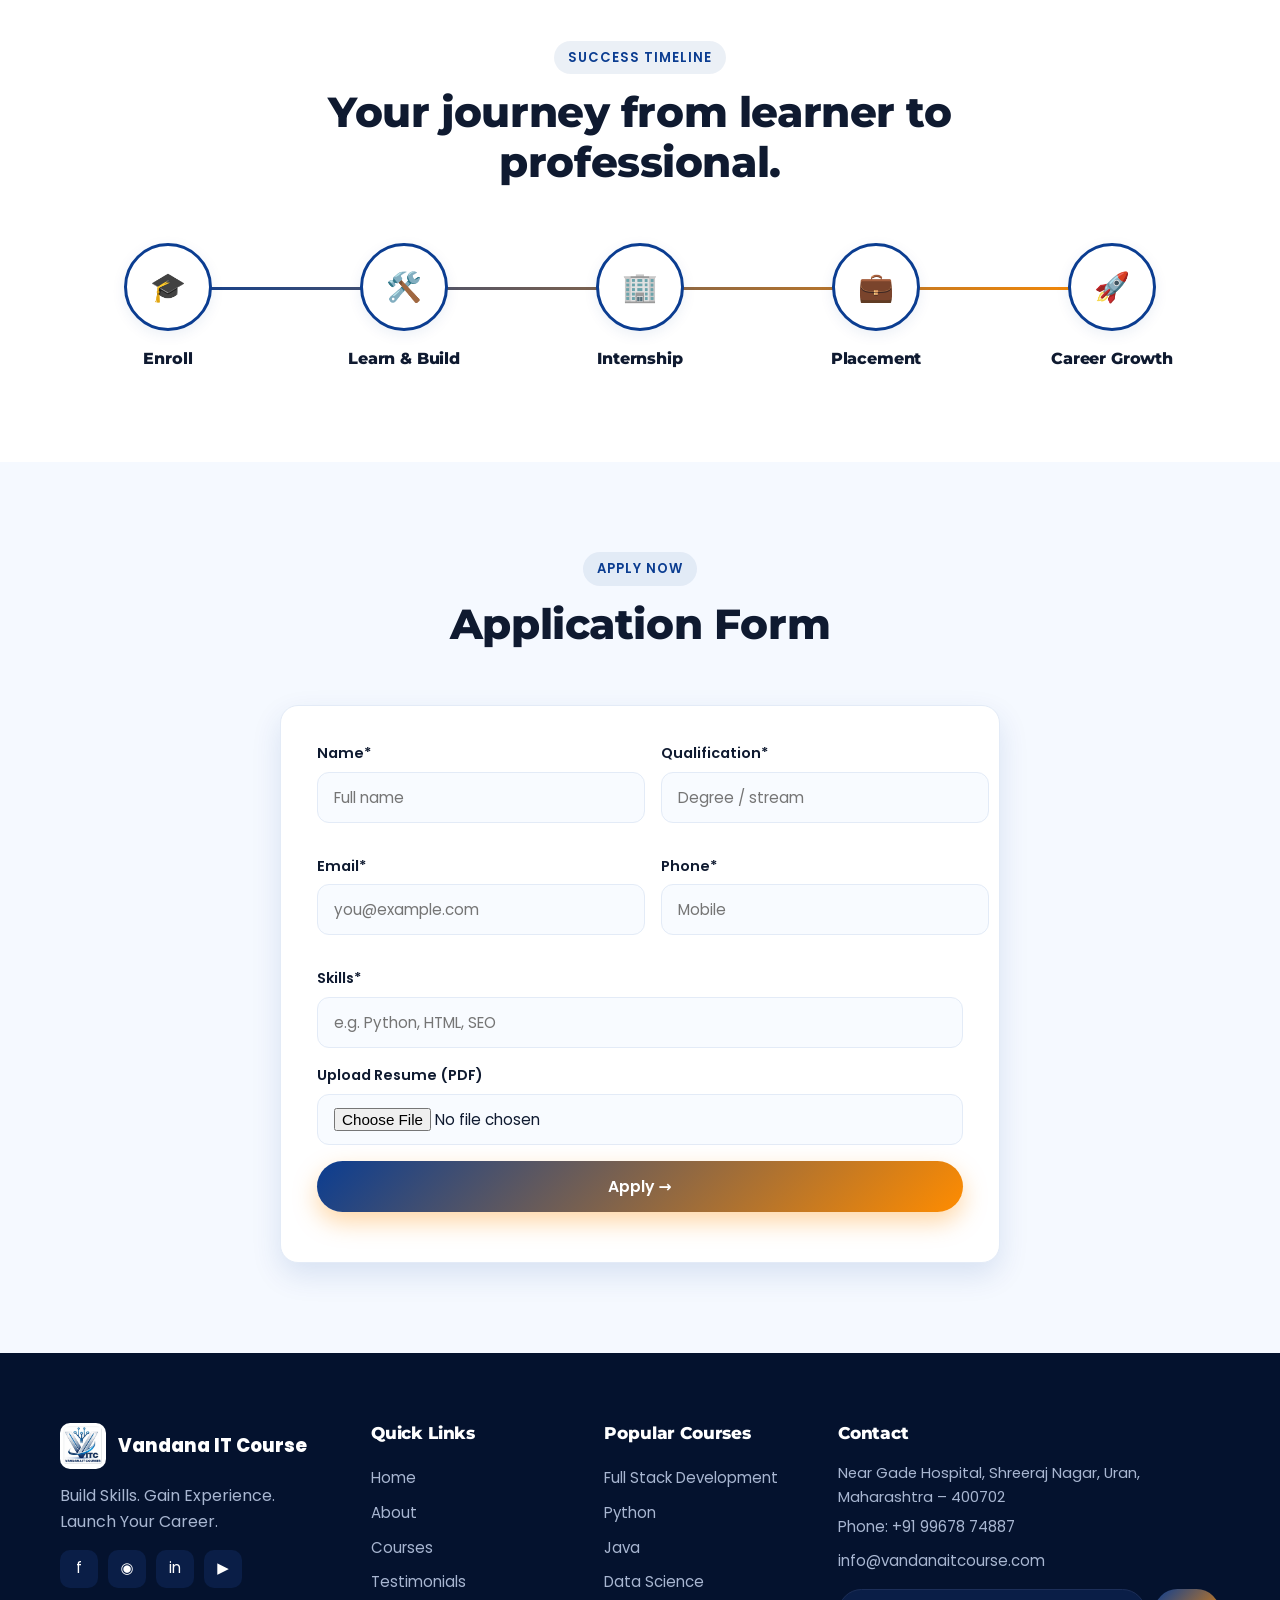
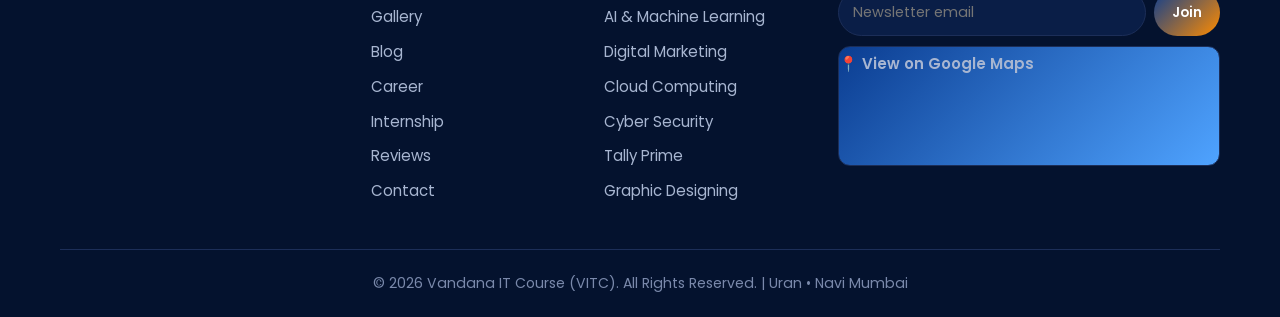
<file: internship.html>
<!DOCTYPE html>
<html lang="en">
<head>
<meta charset="UTF-8">
<meta name="viewport" content="width=device-width,initial-scale=1">
<meta name="theme-color" content="#0B3D91">
<title>Job Portal & Internship | Vandana IT Course (VITC) — Uran, Navi Mumbai</title>
<meta name="description" content="VITC Internship & Job Portal — real client projects, placement flow, freelancing opportunities, resume upload, application form and career roadmap.">
<meta name="keywords" content="Vandana IT Course, IT Classes Uran, IT Institute Uran, Programming Classes Uran, Full Stack Course Uran, Python Classes Uran, Java Classes Uran, Digital Marketing Uran, Cyber Security Course Uran, Data Science Institute Uran, Internship Uran, Placement Institute Navi Mumbai, IT Training Navi Mumbai">
<meta name="author" content="Vandana IT Course (VITC)">
<link rel="canonical" href="/internship.html">
<meta property="og:type" content="website">
<meta property="og:title" content="Job Portal & Internship | Vandana IT Course (VITC)">
<meta property="og:description" content="VITC Internship & Job Portal — real client projects, placement flow, freelancing opportunities, resume upload, application form and career roadmap.">
<meta property="og:image" content="assets/img/logo.jpeg">
<meta name="twitter:card" content="summary_large_image">
<meta name="twitter:title" content="Job Portal & Internship | VITC">
<meta name="twitter:description" content="VITC Internship & Job Portal — real client projects, placement flow, freelancing opportunities, resume upload, application form and career roadmap.">
<link rel="icon" type="image/jpeg" href="assets/img/logo.jpeg">
<link rel="apple-touch-icon" href="assets/img/logo.jpeg">
<link rel="preconnect" href="https://fonts.googleapis.com">
<link rel="preconnect" href="https://fonts.gstatic.com" crossorigin>
<link href="https://fonts.googleapis.com/css2?family=Montserrat:wght@600;700;800;900&family=Poppins:wght@300;400;500;600;700&family=Roboto:wght@400;500;700&display=swap" rel="stylesheet">
<link rel="stylesheet" href="assets/css/style.css">
<script type="application/ld+json">
{"@context":"https://schema.org","@type":"EducationalOrganization","name":"Vandana IT Course (VITC)","url":"https://vandanaitcourse.com","logo":"assets/img/logo.jpeg","telephone":"+919967874887","email":"info@vandanaitcourse.com","address":{"@type":"PostalAddress","streetAddress":"Near Gade Hospital, Shreeraj Nagar","addressLocality":"Uran","addressRegion":"Maharashtra","postalCode":"400702","addressCountry":"IN"},"sameAs":["https://facebook.com","https://instagram.com","https://linkedin.com","https://youtube.com"]}
</script>
</head>
<body class="inner">
<div id="loader"><img src="assets/img/logo.jpeg" alt="VITC"><div class="bar"><span></span></div></div>
<div id="scroll-progress"></div>
<header class="header">
<div class="container nav">
<a class="brand" href="index.html"><img src="assets/img/logo.jpeg" alt="VITC Logo"><span>Vandana IT Course</span></a>
<nav><ul class="nav-links"><li><a href="index.html">Home</a></li><li><a href="about.html">About</a></li><li><a href="courses.html">Courses</a></li><li><a href="gallery.html">Gallery</a></li><li><a href="testimonials.html">Testimonials</a></li><li><a href="blog.html">Blog</a></li><li><a href="career.html">Career</a></li><li><a href="internship.html" class="active">Internship</a></li><li><a href="reviews.html">Reviews</a></li><li><a href="contact.html">Contact</a></li></ul></nav>
<div class="nav-cta">
<a class="btn btn-primary" href="contact.html">Apply Now</a>
<button class="hamburger" aria-label="Menu"><span></span><span></span><span></span></button>
</div>
</div>
</header>
<section class="page-hero">
<div class="container">
<h1>Build Experience Before Your First Job</h1>
<p>Internships, freelancing, placement — all in one place.</p>
<div class="breadcrumb"><a href="index.html">Home</a> / <span>Internship</span></div>
</div>
</section>

<section>
<div class="container">
<div class="section-head reveal"><span class="eyebrow">Internship Opportunities</span><h2>Real Client Projects.</h2></div>
<div class="grid grid-4 reveal">
<div class="card"><div class="ico">💻</div><h3>Software Development</h3><p>Hands-on projects with mentor support & completion certificate.</p></div><div class="card"><div class="ico">📈</div><h3>Digital Marketing</h3><p>Hands-on projects with mentor support & completion certificate.</p></div><div class="card"><div class="ico">🎨</div><h3>Graphic Designing</h3><p>Hands-on projects with mentor support & completion certificate.</p></div><div class="card"><div class="ico">🏢</div><h3>Business Operations</h3><p>Hands-on projects with mentor support & completion certificate.</p></div>
</div>
</div>
</section>

<section style="background:#f5f9ff">
<div class="container">
<div class="grid grid-3 reveal">
<div class="card"><div class="ico">💡</div><h3>Freelancing Support</h3><ul style="color:var(--muted);padding-left:20px;line-height:2;margin-top:10px"><li>Client Projects</li><li>Portfolio Building</li><li>Proposal Writing</li><li>Pricing Guidance</li></ul></div>
<div class="card"><div class="ico">🎯</div><h3>Placement Assistance</h3><ul style="color:var(--muted);padding-left:20px;line-height:2;margin-top:10px"><li>Resume Building</li><li>LinkedIn Optimization</li><li>Mock Interviews</li><li>Interview Preparation</li><li>Job Referrals</li></ul></div>
<div class="card"><div class="ico">🗺️</div><h3>Career Roadmap</h3><p style="margin-top:10px">Personalised roadmap covering skills, projects, internship, first job and long-term growth.</p></div>
</div>
</div>
</section>

<section>
<div class="container">
<div class="section-head reveal"><span class="eyebrow">Success Timeline</span><h2>Your journey from learner to professional.</h2></div>
<div class="process reveal">
<div class="step"><div class="num">🎓</div><h4>Enroll</h4></div><div class="step"><div class="num">🛠️</div><h4>Learn & Build</h4></div><div class="step"><div class="num">🏢</div><h4>Internship</h4></div><div class="step"><div class="num">💼</div><h4>Placement</h4></div><div class="step"><div class="num">🚀</div><h4>Career Growth</h4></div>
</div>
</div>
</section>

<section style="background:#f5f9ff">
<div class="container">
<div class="section-head reveal"><span class="eyebrow">Apply Now</span><h2>Application Form</h2></div>
<form class="form-card reveal" data-validate style="max-width:720px;margin:0 auto" novalidate>
<div class="form-row">
<div class="field"><label>Name*</label><input required name="name" placeholder="Full name"><small class="err">Required</small></div>
<div class="field"><label>Qualification*</label><input required name="qual" placeholder="Degree / stream"><small class="err">Required</small></div>
</div>
<div class="form-row">
<div class="field"><label>Email*</label><input required type="email" name="email" placeholder="you@example.com"><small class="err">Valid email required</small></div>
<div class="field"><label>Phone*</label><input required type="tel" name="phone" placeholder="Mobile"><small class="err">Valid mobile required</small></div>
</div>
<div class="field"><label>Skills*</label><input required name="skills" placeholder="e.g. Python, HTML, SEO"><small class="err">Required</small></div>
<div class="field"><label>Upload Resume (PDF)</label><input type="file" accept=".pdf,.doc,.docx"></div>
<button class="btn btn-primary" style="width:100%">Apply →</button>
<p class="form-msg" style="margin-top:14px;font-size:.9rem"></p>
</form>
</div>
</section>
<footer class="footer">
<div class="container">
<div class="footer-grid">
<div>
<div class="footer-brand"><img src="assets/img/logo.jpeg" alt="VITC">Vandana IT Course</div>
<p style="color:#a8b6d1">Build Skills. Gain Experience. Launch Your Career.</p>
<div class="socials" aria-label="Social">
<a href="#" aria-label="Facebook">f</a>
<a href="#" aria-label="Instagram">◉</a>
<a href="#" aria-label="LinkedIn">in</a>
<a href="#" aria-label="YouTube">▶</a>
</div>
</div>
<div>
<h4>Quick Links</h4>
<a href="index.html">Home</a><a href="about.html">About</a><a href="courses.html">Courses</a>
<a href="testimonials.html">Testimonials</a><a href="gallery.html">Gallery</a><a href="blog.html">Blog</a>
<a href="career.html">Career</a><a href="internship.html">Internship</a>
<a href="reviews.html">Reviews</a><a href="contact.html">Contact</a>
</div>
<div>
<h4>Popular Courses</h4>
<a href="courses.html">Full Stack Development</a><a href="courses.html">Python</a><a href="courses.html">Java</a>
<a href="courses.html">Data Science</a><a href="courses.html">AI &amp; Machine Learning</a>
<a href="courses.html">Digital Marketing</a><a href="courses.html">Cloud Computing</a>
<a href="courses.html">Cyber Security</a><a href="courses.html">Tally Prime</a><a href="courses.html">Graphic Designing</a>
</div>
<div>
<h4>Contact</h4>
<p style="color:#a8b6d1;font-size:.92rem">Near Gade Hospital, Shreeraj Nagar, Uran, Maharashtra – 400702</p>
<a href="tel:+919967874887">Phone: +91 99678 74887</a>
<a href="mailto:info@vandanaitcourse.com">info@vandanaitcourse.com</a>
<form class="newsletter" onsubmit="return false"><input type="email" placeholder="Newsletter email" required><button>Join</button></form>
<a class="map-thumb" href="https://maps.app.goo.gl/kC8JTekmiVZLgbgg7" target="_blank" rel="noopener"></a>
</div>
</div>
<div class="footer-bottom">© 2026 Vandana IT Course (VITC). All Rights Reserved. | Uran • Navi Mumbai</div>
</div>
</footer>
<div class="floats">
<a class="f-wa" href="https://wa.me/919967874887?text=Hi%20VITC%2C%20I%27d%20like%20to%20enquire%20about%20your%20courses" target="_blank" rel="noopener" aria-label="WhatsApp">✆</a>
<a class="f-call" href="tel:+919967874887" aria-label="Call">☎</a>
<a class="f-mail" href="mailto:info@vandanaitcourse.com" aria-label="Email">✉</a>
<button class="f-top" id="backTop" aria-label="Back to top">↑</button>
</div>
<div id="popup"><div class="p-inner"><button class="p-close" aria-label="Close">×</button>
<h3>🎓 Free Career Counselling</h3>
<p style="margin:8px 0 16px">Get a free 15-minute career counselling session with our expert mentors. Discover the right course for your future.</p>
<a class="btn btn-primary" href="contact.html" style="width:100%">Book My Free Session</a>
</div></div>
<script src="assets/js/main.js"></script>
</body>
</html>
</file>
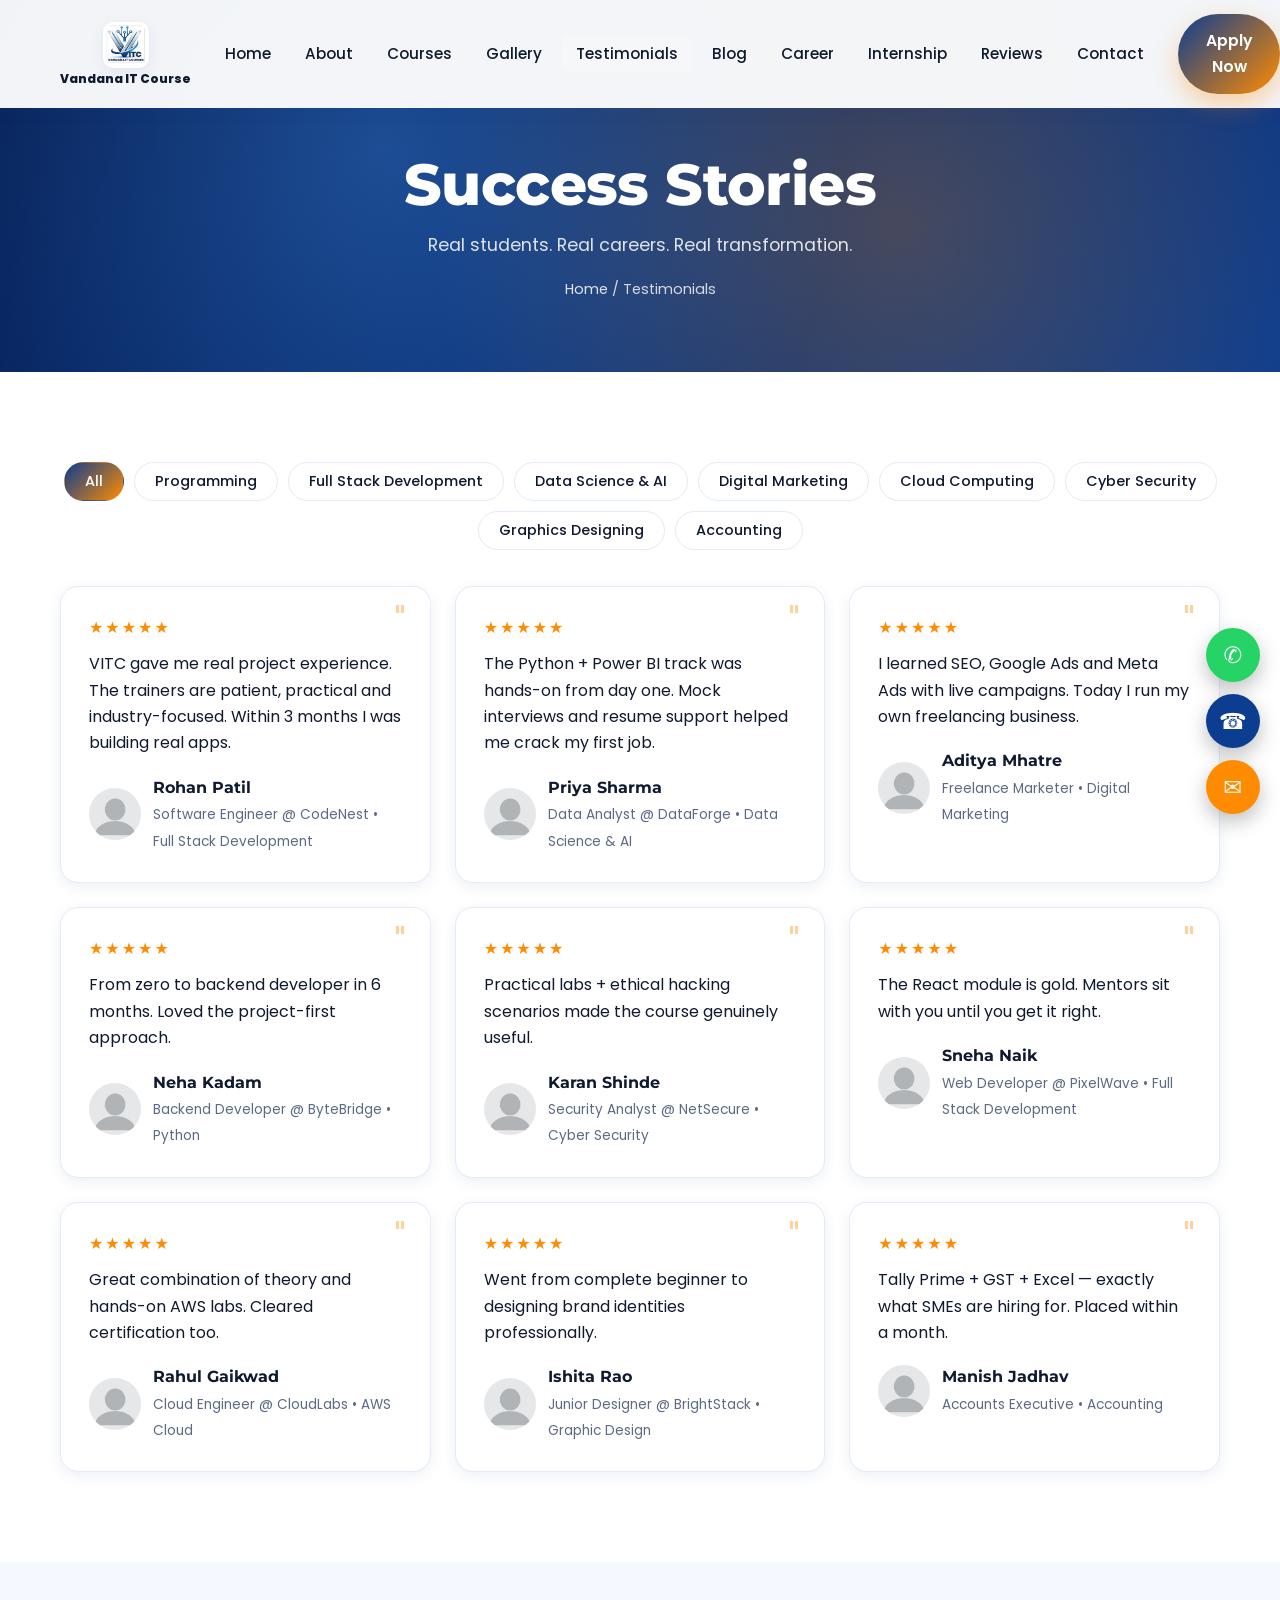
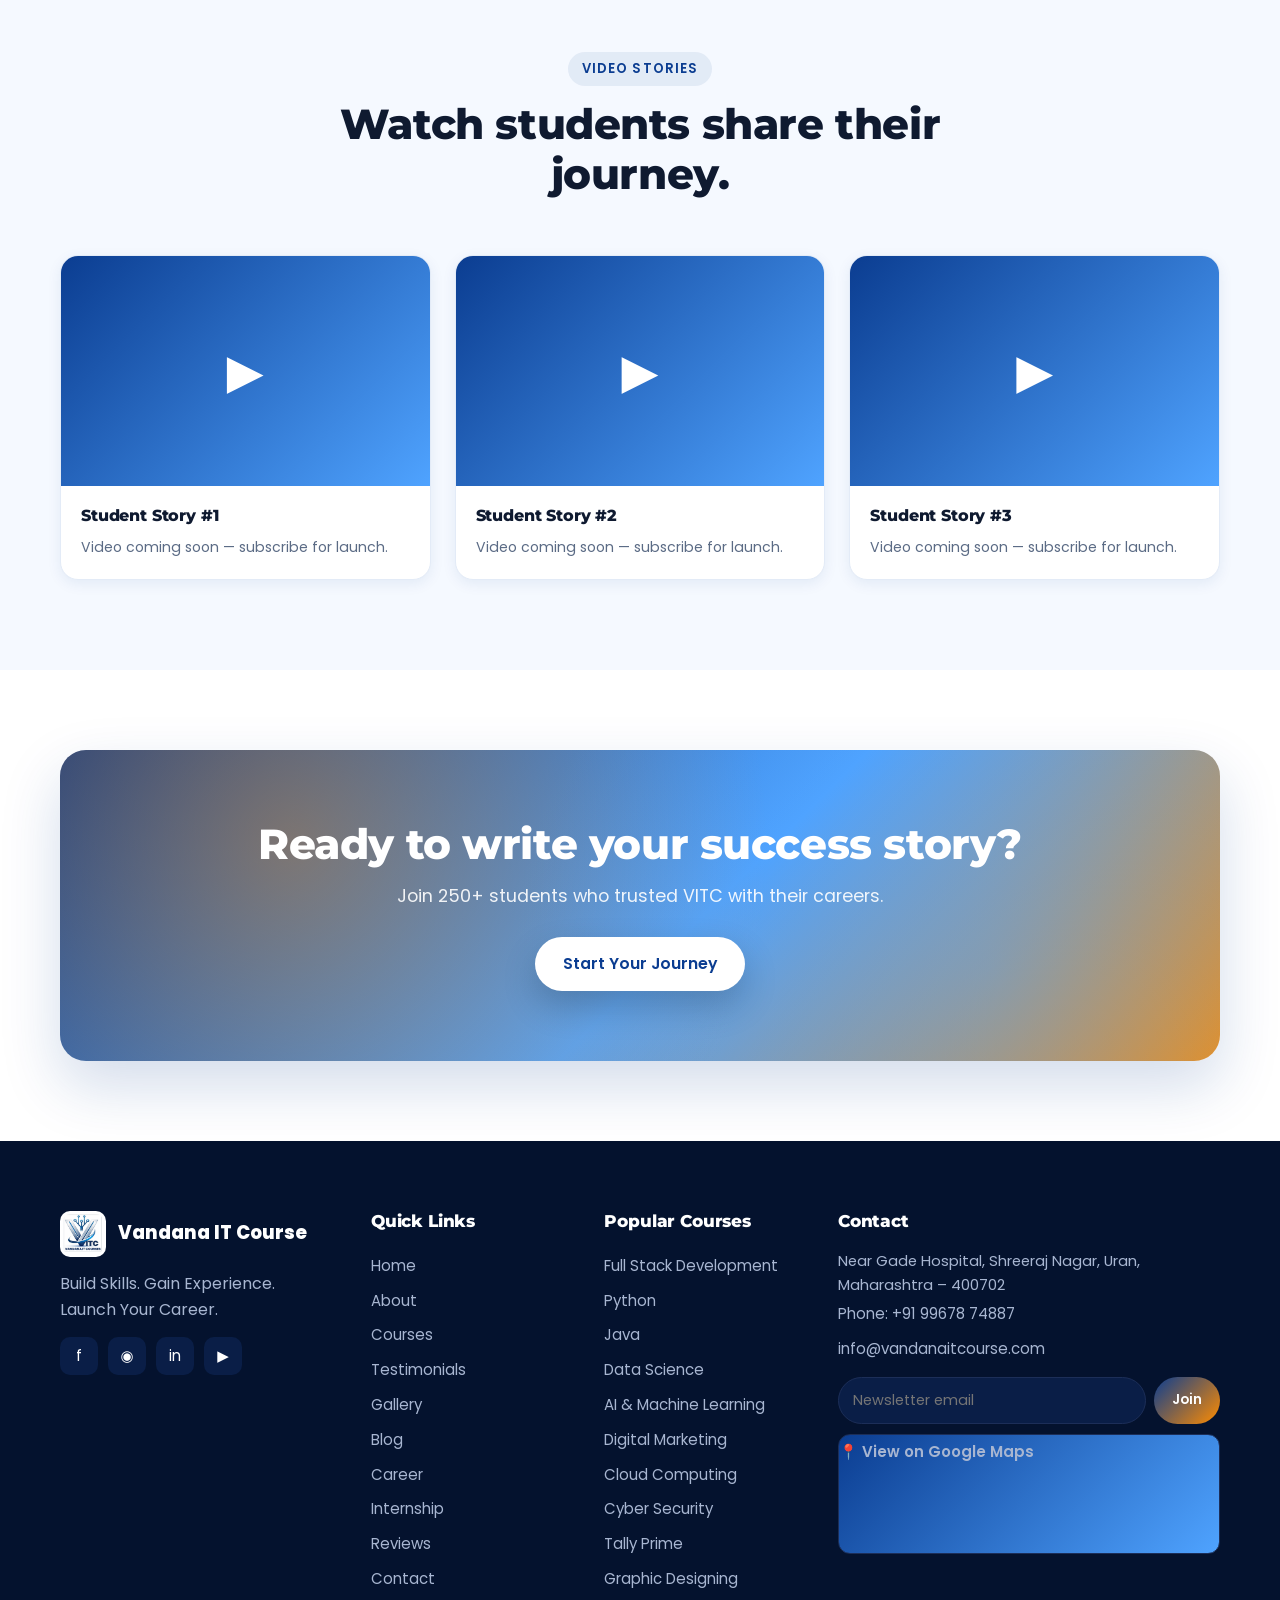
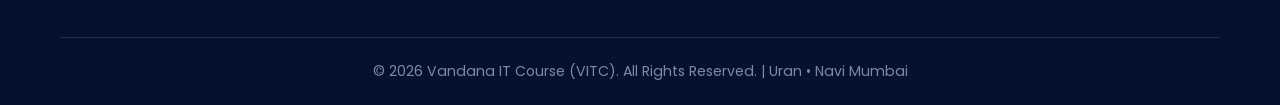
<file: testimonials.html>
<!DOCTYPE html>
<html lang="en">
<head>
<meta charset="UTF-8">
<meta name="viewport" content="width=device-width,initial-scale=1">
<meta name="theme-color" content="#0B3D91">
<title>Testimonials — Student Success Stories | Vandana IT Course (VITC) — Uran, Navi Mumbai</title>
<meta name="description" content="Read real success stories from Vandana IT Course (VITC) students placed in top companies and running successful freelance careers.">
<meta name="keywords" content="Vandana IT Course, IT Classes Uran, IT Institute Uran, Programming Classes Uran, Full Stack Course Uran, Python Classes Uran, Java Classes Uran, Digital Marketing Uran, Cyber Security Course Uran, Data Science Institute Uran, Internship Uran, Placement Institute Navi Mumbai, IT Training Navi Mumbai">
<meta name="author" content="Vandana IT Course (VITC)">
<link rel="canonical" href="/testimonials.html">
<meta property="og:type" content="website">
<meta property="og:title" content="Testimonials — Student Success Stories | Vandana IT Course (VITC)">
<meta property="og:description" content="Read real success stories from Vandana IT Course (VITC) students placed in top companies and running successful freelance careers.">
<meta property="og:image" content="assets/img/logo.jpeg">
<meta name="twitter:card" content="summary_large_image">
<meta name="twitter:title" content="Testimonials — Student Success Stories | VITC">
<meta name="twitter:description" content="Read real success stories from Vandana IT Course (VITC) students placed in top companies and running successful freelance careers.">
<link rel="icon" type="image/jpeg" href="assets/img/logo.jpeg">
<link rel="apple-touch-icon" href="assets/img/logo.jpeg">
<link rel="preconnect" href="https://fonts.googleapis.com">
<link rel="preconnect" href="https://fonts.gstatic.com" crossorigin>
<link href="https://fonts.googleapis.com/css2?family=Montserrat:wght@600;700;800;900&family=Poppins:wght@300;400;500;600;700&family=Roboto:wght@400;500;700&display=swap" rel="stylesheet">
<link rel="stylesheet" href="assets/css/style.css">
<script type="application/ld+json">
{"@context":"https://schema.org","@type":"EducationalOrganization","name":"Vandana IT Course (VITC)","url":"https://vandanaitcourse.com","logo":"assets/img/logo.jpeg","telephone":"+919967874887","email":"info@vandanaitcourse.com","address":{"@type":"PostalAddress","streetAddress":"Near Gade Hospital, Shreeraj Nagar","addressLocality":"Uran","addressRegion":"Maharashtra","postalCode":"400702","addressCountry":"IN"},"sameAs":["https://facebook.com","https://instagram.com","https://linkedin.com","https://youtube.com"]}
</script>
</head>
<body class="inner">
<div id="loader"><img src="assets/img/logo.jpeg" alt="VITC"><div class="bar"><span></span></div></div>
<div id="scroll-progress"></div>
<header class="header">
<div class="container nav">
<a class="brand" href="index.html"><img src="assets/img/logo.jpeg" alt="VITC Logo"><span>Vandana IT Course</span></a>
<nav><ul class="nav-links"><li><a href="index.html">Home</a></li><li><a href="about.html">About</a></li><li><a href="courses.html">Courses</a></li><li><a href="gallery.html">Gallery</a></li><li><a href="testimonials.html" class="active">Testimonials</a></li><li><a href="blog.html">Blog</a></li><li><a href="career.html">Career</a></li><li><a href="internship.html">Internship</a></li><li><a href="reviews.html">Reviews</a></li><li><a href="contact.html">Contact</a></li></ul></nav>
<div class="nav-cta">
<a class="btn btn-primary" href="contact.html">Apply Now</a>
<button class="hamburger" aria-label="Menu"><span></span><span></span><span></span></button>
</div>
</div>
</header>
<section class="page-hero">
<div class="container">
<h1>Success Stories</h1>
<p>Real students. Real careers. Real transformation.</p>
<div class="breadcrumb"><a href="index.html">Home</a> / <span>Testimonials</span></div>
</div>
</section>

<section>
<div class="container">
<div class="filters reveal">
<button data-cfilter="all" class="active">All</button>
<button data-cfilter="programming">Programming</button><button data-cfilter="fullstack">Full Stack Development</button><button data-cfilter="data">Data Science & AI</button><button data-cfilter="marketing">Digital Marketing</button><button data-cfilter="cloud">Cloud Computing</button><button data-cfilter="cyber">Cyber Security</button><button data-cfilter="design">Graphics Designing</button><button data-cfilter="account">Accounting</button>
</div>
<div class="grid grid-3 reveal">
<div class="testi-card" data-course="fullstack"><span class="quote">"</span><div class="stars">★★★★★</div><p>VITC gave me real project experience. The trainers are patient, practical and industry-focused. Within 3 months I was building real apps.</p><div class="who"><img src="assets/img/profile.png" alt="Rohan Patil" loading="lazy"><div><b>Rohan Patil</b><span>Software Engineer @ CodeNest • Full Stack Development</span></div></div></div>
<div class="testi-card" data-course="data"><span class="quote">"</span><div class="stars">★★★★★</div><p>The Python + Power BI track was hands-on from day one. Mock interviews and resume support helped me crack my first job.</p><div class="who"><img src="assets/img/profile.png" alt="Priya Sharma" loading="lazy"><div><b>Priya Sharma</b><span>Data Analyst @ DataForge • Data Science & AI</span></div></div></div>
<div class="testi-card" data-course="marketing"><span class="quote">"</span><div class="stars">★★★★★</div><p>I learned SEO, Google Ads and Meta Ads with live campaigns. Today I run my own freelancing business.</p><div class="who"><img src="assets/img/profile.png" alt="Aditya Mhatre" loading="lazy"><div><b>Aditya Mhatre</b><span>Freelance Marketer • Digital Marketing</span></div></div></div>
<div class="testi-card" data-course="programming"><span class="quote">"</span><div class="stars">★★★★★</div><p>From zero to backend developer in 6 months. Loved the project-first approach.</p><div class="who"><img src="assets/img/profile.png" alt="Neha Kadam" loading="lazy"><div><b>Neha Kadam</b><span>Backend Developer @ ByteBridge • Python</span></div></div></div>
<div class="testi-card" data-course="cyber"><span class="quote">"</span><div class="stars">★★★★★</div><p>Practical labs + ethical hacking scenarios made the course genuinely useful.</p><div class="who"><img src="assets/img/profile.png" alt="Karan Shinde" loading="lazy"><div><b>Karan Shinde</b><span>Security Analyst @ NetSecure • Cyber Security</span></div></div></div>
<div class="testi-card" data-course="fullstack"><span class="quote">"</span><div class="stars">★★★★★</div><p>The React module is gold. Mentors sit with you until you get it right.</p><div class="who"><img src="assets/img/profile.png" alt="Sneha Naik" loading="lazy"><div><b>Sneha Naik</b><span>Web Developer @ PixelWave • Full Stack Development</span></div></div></div>
<div class="testi-card" data-course="cloud"><span class="quote">"</span><div class="stars">★★★★★</div><p>Great combination of theory and hands-on AWS labs. Cleared certification too.</p><div class="who"><img src="assets/img/profile.png" alt="Rahul Gaikwad" loading="lazy"><div><b>Rahul Gaikwad</b><span>Cloud Engineer @ CloudLabs • AWS Cloud</span></div></div></div>
<div class="testi-card" data-course="design"><span class="quote">"</span><div class="stars">★★★★★</div><p>Went from complete beginner to designing brand identities professionally.</p><div class="who"><img src="assets/img/profile.png" alt="Ishita Rao" loading="lazy"><div><b>Ishita Rao</b><span>Junior Designer @ BrightStack • Graphic Design</span></div></div></div>
<div class="testi-card" data-course="account"><span class="quote">"</span><div class="stars">★★★★★</div><p>Tally Prime + GST + Excel — exactly what SMEs are hiring for. Placed within a month.</p><div class="who"><img src="assets/img/profile.png" alt="Manish Jadhav" loading="lazy"><div><b>Manish Jadhav</b><span>Accounts Executive • Accounting</span></div></div></div>
</div>
</div>
</section>

<section style="background:#f5f9ff">
<div class="container">
<div class="section-head reveal"><span class="eyebrow">Video Stories</span><h2>Watch students share their journey.</h2></div>
<div class="grid grid-3 reveal">
<div class="card" style="padding:0;overflow:hidden"><div style="background:linear-gradient(135deg,#0B3D91,#4FA3FF);aspect-ratio:16/10;display:grid;place-items:center;color:#fff;font-size:3rem">▶</div><div style="padding:20px"><h3 style="font-size:1rem">Student Story #1</h3><p style="font-size:.88rem">Video coming soon — subscribe for launch.</p></div></div><div class="card" style="padding:0;overflow:hidden"><div style="background:linear-gradient(135deg,#0B3D91,#4FA3FF);aspect-ratio:16/10;display:grid;place-items:center;color:#fff;font-size:3rem">▶</div><div style="padding:20px"><h3 style="font-size:1rem">Student Story #2</h3><p style="font-size:.88rem">Video coming soon — subscribe for launch.</p></div></div><div class="card" style="padding:0;overflow:hidden"><div style="background:linear-gradient(135deg,#0B3D91,#4FA3FF);aspect-ratio:16/10;display:grid;place-items:center;color:#fff;font-size:3rem">▶</div><div style="padding:20px"><h3 style="font-size:1rem">Student Story #3</h3><p style="font-size:.88rem">Video coming soon — subscribe for launch.</p></div></div>
</div>
</div>
</section>

<section class="cta-banner"><div class="container"><div class="box reveal"><h2>Ready to write your success story?</h2><p>Join 250+ students who trusted VITC with their careers.</p><a class="btn btn-primary" href="contact.html">Start Your Journey</a></div></div></section>
<footer class="footer">
<div class="container">
<div class="footer-grid">
<div>
<div class="footer-brand"><img src="assets/img/logo.jpeg" alt="VITC">Vandana IT Course</div>
<p style="color:#a8b6d1">Build Skills. Gain Experience. Launch Your Career.</p>
<div class="socials" aria-label="Social">
<a href="#" aria-label="Facebook">f</a>
<a href="#" aria-label="Instagram">◉</a>
<a href="#" aria-label="LinkedIn">in</a>
<a href="#" aria-label="YouTube">▶</a>
</div>
</div>
<div>
<h4>Quick Links</h4>
<a href="index.html">Home</a><a href="about.html">About</a><a href="courses.html">Courses</a>
<a href="testimonials.html">Testimonials</a><a href="gallery.html">Gallery</a><a href="blog.html">Blog</a>
<a href="career.html">Career</a><a href="internship.html">Internship</a>
<a href="reviews.html">Reviews</a><a href="contact.html">Contact</a>
</div>
<div>
<h4>Popular Courses</h4>
<a href="courses.html">Full Stack Development</a><a href="courses.html">Python</a><a href="courses.html">Java</a>
<a href="courses.html">Data Science</a><a href="courses.html">AI &amp; Machine Learning</a>
<a href="courses.html">Digital Marketing</a><a href="courses.html">Cloud Computing</a>
<a href="courses.html">Cyber Security</a><a href="courses.html">Tally Prime</a><a href="courses.html">Graphic Designing</a>
</div>
<div>
<h4>Contact</h4>
<p style="color:#a8b6d1;font-size:.92rem">Near Gade Hospital, Shreeraj Nagar, Uran, Maharashtra – 400702</p>
<a href="tel:+919967874887">Phone: +91 99678 74887</a>
<a href="mailto:info@vandanaitcourse.com">info@vandanaitcourse.com</a>
<form class="newsletter" onsubmit="return false"><input type="email" placeholder="Newsletter email" required><button>Join</button></form>
<a class="map-thumb" href="https://maps.app.goo.gl/kC8JTekmiVZLgbgg7" target="_blank" rel="noopener"></a>
</div>
</div>
<div class="footer-bottom">© 2026 Vandana IT Course (VITC). All Rights Reserved. | Uran • Navi Mumbai</div>
</div>
</footer>
<div class="floats">
<a class="f-wa" href="https://wa.me/919967874887?text=Hi%20VITC%2C%20I%27d%20like%20to%20enquire%20about%20your%20courses" target="_blank" rel="noopener" aria-label="WhatsApp">✆</a>
<a class="f-call" href="tel:+919967874887" aria-label="Call">☎</a>
<a class="f-mail" href="mailto:info@vandanaitcourse.com" aria-label="Email">✉</a>
<button class="f-top" id="backTop" aria-label="Back to top">↑</button>
</div>
<div id="popup"><div class="p-inner"><button class="p-close" aria-label="Close">×</button>
<h3>🎓 Free Career Counselling</h3>
<p style="margin:8px 0 16px">Get a free 15-minute career counselling session with our expert mentors. Discover the right course for your future.</p>
<a class="btn btn-primary" href="contact.html" style="width:100%">Book My Free Session</a>
</div></div>
<script src="assets/js/main.js"></script>
</body>
</html>
</file>
<file: assets/css/style.css>
/* ============ VITC — Vandana IT Course — Premium Stylesheet ============ */
:root{
  --primary:#0B3D91;
  --primary-2:#08307a;
  --accent:#FF8C00;
  --accent-2:#ff7300;
  --sec:#4FA3FF;
  --bg:#ffffff;
  --card:#f5f9ff;
  --muted:#5b6b85;
  --text:#0f1a30;
  --border:#e3ebf7;
  --shadow-sm:0 4px 14px rgba(11,61,145,.08);
  --shadow-md:0 12px 30px rgba(11,61,145,.12);
  --shadow-lg:0 25px 60px rgba(11,61,145,.18);
  --grad:linear-gradient(135deg,#0B3D91 0%,#4FA3FF 55%,#FF8C00 100%);
  --grad-btn:linear-gradient(135deg,#0B3D91 0%,#FF8C00 100%);
  --radius:18px;
  --radius-sm:12px;
  --container:1200px;
}
*{box-sizing:border-box;margin:0;padding:0}
html{scroll-behavior:smooth;-webkit-text-size-adjust:100%}
body{font-family:'Poppins','Roboto',system-ui,sans-serif;color:var(--text);background:var(--bg);line-height:1.65;overflow-x:hidden}
img{max-width:100%;display:block}
a{color:var(--primary);text-decoration:none;transition:.25s}
a:hover{color:var(--accent)}
h1,h2,h3,h4,h5,h6{font-family:'Montserrat','Poppins',sans-serif;font-weight:800;line-height:1.2;color:var(--text);letter-spacing:-.01em}
h1{font-size:clamp(2rem,5vw,3.6rem)}
h2{font-size:clamp(1.6rem,3.5vw,2.6rem)}
h3{font-size:clamp(1.1rem,2vw,1.35rem)}
p{color:var(--muted)}
.container{max-width:var(--container);margin:0 auto;padding:0 20px}
section{padding:90px 0;position:relative}
.section-head{text-align:center;max-width:760px;margin:0 auto 55px}
.section-head .eyebrow{display:inline-block;padding:6px 14px;background:rgba(11,61,145,.08);color:var(--primary);border-radius:99px;font-weight:600;font-size:.82rem;letter-spacing:.08em;text-transform:uppercase;margin-bottom:14px}
.section-head h2{margin-bottom:14px}
.section-head p{font-size:1.05rem}

/* Buttons */
.btn{display:inline-flex;align-items:center;gap:10px;padding:14px 28px;border-radius:99px;font-weight:600;font-family:inherit;cursor:pointer;border:0;font-size:.98rem;position:relative;overflow:hidden;transition:transform .25s,box-shadow .25s,background .25s;text-align:center;justify-content:center}
.btn-primary{background:var(--grad-btn);color:#fff;box-shadow:0 10px 25px rgba(255,140,0,.35)}
.btn-primary:hover{transform:translateY(-3px);box-shadow:0 15px 35px rgba(255,140,0,.5);color:#fff}
.btn-outline{background:transparent;color:#fff;border:2px solid rgba(255,255,255,.6)}
.btn-outline:hover{background:#fff;color:var(--primary);border-color:#fff}
.btn-ghost{background:#fff;color:var(--primary);border:2px solid var(--border)}
.btn-ghost:hover{border-color:var(--primary);transform:translateY(-2px)}
.btn::after{content:"";position:absolute;inset:0;background:radial-gradient(circle,rgba(255,255,255,.4) 10%,transparent 10.5%) center/0 0 no-repeat;transition:background-size .5s}
.btn:active::after{background-size:400% 400%;transition:0s}

/* Loading screen */
#loader{position:fixed;inset:0;background:#fff;z-index:9999;display:flex;flex-direction:column;align-items:center;justify-content:center;gap:24px;transition:opacity .6s,visibility .6s}
#loader.hidden{opacity:0;visibility:hidden}
#loader img{width:110px;animation:pulse 1.6s ease-in-out infinite}
#loader .bar{width:220px;height:4px;background:#e6edfa;border-radius:4px;overflow:hidden}
#loader .bar span{display:block;height:100%;width:40%;background:var(--grad-btn);animation:load 1.2s infinite}
@keyframes pulse{0%,100%{transform:scale(1);opacity:1}50%{transform:scale(1.08);opacity:.85}}
@keyframes load{0%{transform:translateX(-100%)}100%{transform:translateX(350%)}}

/* Scroll progress */
#scroll-progress{position:fixed;top:0;left:0;height:3px;width:0;background:var(--grad-btn);z-index:9998;transition:width .1s}

/* Header */
.header{position:fixed;top:0;left:0;right:0;z-index:1000;transition:.35s;padding:14px 0}
.header.scrolled{background:rgba(255,255,255,.92);backdrop-filter:blur(14px);box-shadow:var(--shadow-sm);padding:8px 0}
.nav{display:flex;align-items:center;justify-content:space-between;gap:20px}
.brand{display:inline-flex;flex-direction:column;align-items:center;gap:4px;font-weight:800;color:#fff;font-size:.75rem;flex-shrink:0;white-space:nowrap;text-decoration:none;line-height:1.1;text-align:center}
.brand>span{display:block;white-space:nowrap}
.header.scrolled .brand{color:var(--text)}
.brand img{width:46px;height:46px;border-radius:10px;background:#fff;padding:3px;box-shadow:var(--shadow-sm);flex-shrink:0}
.brand small{display:none}
.nav-links{display:flex;gap:6px;list-style:none;align-items:center}
.nav-links a{color:#fff;font-weight:500;padding:8px 14px;border-radius:8px;font-size:.95rem;position:relative}
.header.scrolled .nav-links a{color:var(--text)}
.nav-links a:hover,.nav-links a.active{background:rgba(255,255,255,.15);color:#fff}
.header.scrolled .nav-links a:hover,.header.scrolled .nav-links a.active{background:rgba(11,61,145,.08);color:var(--primary)}
.nav-cta{display:flex;align-items:center;gap:10px}
.hamburger{display:none;background:transparent;border:0;flex-direction:column;gap:5px;padding:8px;cursor:pointer}
.hamburger span{display:block;width:26px;height:3px;background:#fff;border-radius:3px;transition:.3s}
.header.scrolled .hamburger span{background:var(--text)}
.hamburger.open span:nth-child(1){transform:translateY(8px) rotate(45deg)}
.hamburger.open span:nth-child(2){opacity:0}
.hamburger.open span:nth-child(3){transform:translateY(-8px) rotate(-45deg)}

/* Inner-page header (non hero pages) */
body.inner .header{background:rgba(255,255,255,.95);backdrop-filter:blur(14px);box-shadow:var(--shadow-sm)}
body.inner .header .brand{color:var(--text)}
body.inner .header .nav-links a{color:var(--text)}
body.inner .header .hamburger span{background:var(--text)}

@media (max-width:960px){
  .hamburger{display:flex}
  .nav-links{position:fixed;top:0;right:-100%;width:82%;max-width:340px;height:100vh;background:#fff;flex-direction:column;padding:100px 30px 30px;box-shadow:-10px 0 30px rgba(0,0,0,.15);transition:right .35s;align-items:stretch}
  .nav-links.open{right:0}
  .nav-links a{color:var(--text) !important;padding:14px 12px;border-bottom:1px solid var(--border);border-radius:0}
  .nav-cta .btn{display:none}
}

/* Hero */
.hero{min-height:100vh;padding:140px 0 90px;background:linear-gradient(135deg,#061e52 0%,#0B3D91 45%,#1858c2 100%);color:#fff;position:relative;overflow:hidden;display:flex;align-items:center}
.hero::before{content:"";position:absolute;inset:0;background-image:radial-gradient(circle at 20% 20%,rgba(79,163,255,.35),transparent 40%),radial-gradient(circle at 80% 70%,rgba(255,140,0,.28),transparent 45%);pointer-events:none}
.hero-grid{display:grid;grid-template-columns:1.15fr .85fr;gap:60px;align-items:center;position:relative;z-index:2}
.hero .eyebrow{display:inline-block;padding:8px 16px;background:rgba(255,255,255,.15);border:1px solid rgba(255,255,255,.25);border-radius:99px;font-weight:500;font-size:.85rem;margin-bottom:22px;backdrop-filter:blur(10px)}
.hero h1{color:#fff;margin-bottom:22px}
.hero h1 .typed{background:linear-gradient(90deg,#FF8C00,#ffc57a);-webkit-background-clip:text;background-clip:text;color:transparent}
.hero p{color:rgba(255,255,255,.85);font-size:1.08rem;max-width:560px;margin-bottom:34px}
.hero-cta{display:flex;gap:14px;flex-wrap:wrap;margin-bottom:40px}
.hero-stats{display:flex;gap:32px;flex-wrap:wrap}
.hero-stats .stat{}
.hero-stats .stat b{font-size:2rem;font-family:'Montserrat',sans-serif;color:#fff;display:block}
.hero-stats .stat span{color:rgba(255,255,255,.75);font-size:.88rem}

.hero-visual{position:relative;height:560px}
.hero-visual .orbit-ring{position:absolute;top:50%;left:50%;border:1px dashed rgba(120,180,255,.4);border-radius:50%;transform:translate(-50%,-50%);pointer-events:none}
.hero-visual .ring1{width:460px;height:460px}
.hero-visual .ring2{width:330px;height:330px}
.hero-visual .orbit-dot{position:absolute;width:8px;height:8px;border-radius:50%;background:#4FA3FF;box-shadow:0 0 12px 3px rgba(79,163,255,.9);animation:float 4s ease-in-out infinite}
.hero-visual .od1{top:14%;left:20%;background:#FF8C00;box-shadow:0 0 12px 3px rgba(255,140,0,.9)}
.hero-visual .od2{top:10%;right:22%}
.hero-visual .od3{top:46%;right:6%}
.hero-visual .od4{bottom:16%;right:24%;background:#ffffff;box-shadow:0 0 10px 3px rgba(255,255,255,.8)}
.hero-visual .od5{bottom:10%;left:22%;background:#27c93f;box-shadow:0 0 12px 3px rgba(39,201,63,.9)}
.hero-visual .od6{top:46%;left:4%}
.hero-visual .tech-badge{position:absolute;width:104px;height:104px;background:rgba(15,40,90,.55);border:1px solid rgba(120,180,255,.45);border-radius:20px;display:flex;flex-direction:column;align-items:center;justify-content:center;gap:8px;backdrop-filter:blur(10px);box-shadow:0 0 25px rgba(79,163,255,.35),0 15px 30px rgba(0,0,0,.35);animation:float 5s ease-in-out infinite;color:#fff;font-weight:600;font-size:.82rem;text-align:center}
.hero-visual .tech-badge .tb-ico{font-size:1.9rem;filter:drop-shadow(0 0 8px rgba(79,163,255,.6))}
.hero-visual .tb-python{top:0;left:50%;transform:translateX(-50%);animation-delay:0s}
.hero-visual .tb-aws{top:17%;left:-4%;animation-delay:.6s}
.hero-visual .tb-react{top:17%;right:-4%;animation-delay:1.2s}
.hero-visual .tb-java{bottom:15%;left:-2%;animation-delay:1.8s}
.hero-visual .tb-aiml{bottom:15%;right:-2%;animation-delay:2.4s}
.hero-visual .tb-sql{bottom:-4%;left:50%;transform:translateX(-50%);animation-delay:3s}
.hero-visual .center{position:absolute;inset:0;display:grid;place-items:center}
.hero-visual .center-img{width:300px;height:300px;border-radius:50%;background:radial-gradient(circle at 50% 40%,#1b6fe0 0%,#0B3D91 55%,#062159 100%);display:flex;flex-direction:column;align-items:center;justify-content:center;text-align:center;box-shadow:0 0 0 2px rgba(120,190,255,.5),0 0 60px rgba(79,163,255,.55),0 30px 80px rgba(0,0,0,.4);position:relative;padding:20px}
.hero-visual .center-img .cc-eyebrow{color:#fff;font-weight:600;letter-spacing:1px;font-size:.85rem;margin-bottom:6px}
.hero-visual .center-img .cc-heading{font-family:'Montserrat',sans-serif;font-weight:800;font-size:1.7rem;line-height:1.15;background:linear-gradient(90deg,#FF8C00,#ffd28a);-webkit-background-clip:text;background-clip:text;color:transparent;margin:0}
.hero-visual .center-img .cc-divider{width:46px;height:3px;background:rgba(255,255,255,.5);border-radius:2px;margin:14px 0 10px}
.hero-visual .center-img .cc-sub{color:rgba(255,255,255,.85);font-size:.8rem;font-weight:500;margin:0}
@keyframes float{0%,100%{transform:translateY(0)}50%{transform:translateY(-14px)}}
@keyframes spin{to{transform:rotate(360deg)}}

/* Wave divider */
.wave{position:absolute;bottom:-1px;left:0;right:0;line-height:0}
.wave svg{width:100%;height:100px;display:block}

/* Trust bar */
.trust{background:#fff;padding:38px 0;border-bottom:1px solid var(--border)}
.trust-grid{display:grid;grid-template-columns:repeat(4,1fr);gap:20px}
.trust-item{display:flex;align-items:center;gap:12px;color:var(--text);font-weight:500;font-size:.95rem}
.trust-item .tick{width:36px;height:36px;border-radius:10px;background:rgba(11,61,145,.08);color:var(--primary);display:grid;place-items:center;font-weight:700}
@media (max-width:768px){.trust-grid{grid-template-columns:repeat(2,1fr)}}

/* Cards grid */
.grid{display:grid;gap:24px}
.grid-2{grid-template-columns:repeat(2,1fr)}
.grid-3{grid-template-columns:repeat(3,1fr)}
.grid-4{grid-template-columns:repeat(4,1fr)}
@media (max-width:960px){.grid-3,.grid-4{grid-template-columns:repeat(2,1fr)}}
@media (max-width:640px){.grid-2,.grid-3,.grid-4{grid-template-columns:1fr}.hero-grid{grid-template-columns:1fr;gap:36px}
.hero-visual{height:440px}
.hero-visual .ring1{width:300px;height:300px}
.hero-visual .ring2{width:215px;height:215px}
.hero-visual .orbit-dot{width:6px;height:6px}
.hero-visual .tech-badge{width:76px;height:76px;border-radius:16px;gap:4px;padding:4px;font-size:.6rem}
.hero-visual .tech-badge .tb-ico{font-size:1.25rem}
.hero-visual .tb-aws{left:2%}
.hero-visual .tb-react{right:2%}
.hero-visual .tb-java{left:4%}
.hero-visual .tb-aiml{right:4%}
.hero-visual .center-img{width:190px;height:190px;padding:10px}
.hero-visual .center-img .cc-eyebrow{font-size:.62rem;margin-bottom:3px}
.hero-visual .center-img .cc-heading{font-size:1rem}
.hero-visual .center-img .cc-divider{width:32px;height:2px;margin:8px 0 6px}
.hero-visual .center-img .cc-sub{font-size:.58rem}
}
@media (max-width:400px){
.hero-visual{height:400px}
.hero-visual .ring1{width:260px;height:260px}
.hero-visual .ring2{width:185px;height:185px}
.hero-visual .tech-badge{width:66px;height:66px;font-size:.54rem}
.hero-visual .tech-badge .tb-ico{font-size:1.1rem}
.hero-visual .center-img{width:165px;height:165px}
.hero-visual .center-img .cc-heading{font-size:.88rem}
}

.card{background:#fff;border:1px solid var(--border);border-radius:var(--radius);padding:28px;box-shadow:var(--shadow-sm);transition:.35s;position:relative;overflow:hidden}
.card:hover{transform:translateY(-6px);box-shadow:var(--shadow-md);border-color:transparent}
.card .ico{width:56px;height:56px;border-radius:14px;background:var(--grad-btn);color:#fff;display:grid;place-items:center;font-size:1.5rem;margin-bottom:18px;transition:.4s}
.card:hover .ico{transform:rotate(-8deg) scale(1.05)}
.card h3{margin-bottom:10px}
.card p{font-size:.95rem}

/* About section */
.about-split{display:grid;grid-template-columns:1fr 1fr;gap:60px;align-items:center}
.about-split img{border-radius:var(--radius);box-shadow:var(--shadow-md)}
@media (max-width:860px){.about-split{grid-template-columns:1fr}}

/* Timeline / process */
.process{display:grid;grid-template-columns:repeat(5,1fr);gap:20px;position:relative}
.process::before{content:"";position:absolute;top:44px;left:8%;right:8%;height:3px;background:linear-gradient(90deg,var(--primary),var(--accent));z-index:0;border-radius:3px}
.step{position:relative;z-index:1;text-align:center;padding:0 10px}
.step .num{width:88px;height:88px;margin:0 auto 18px;border-radius:50%;background:#fff;border:3px solid var(--primary);color:var(--primary);display:grid;place-items:center;font-family:'Montserrat',sans-serif;font-weight:800;font-size:1.8rem;box-shadow:var(--shadow-sm);transition:.4s}
.step:hover .num{background:var(--grad-btn);border-color:transparent;color:#fff;transform:scale(1.08)}
.step h4{font-size:1rem;margin-bottom:4px}
.step p{font-size:.85rem}
@media (max-width:860px){.process{grid-template-columns:1fr;gap:30px}.process::before{display:none}}

/* Courses grid */
.course-card{background:#fff;border:1px solid var(--border);border-radius:var(--radius);padding:28px;transition:.35s;position:relative;overflow:hidden;box-shadow:var(--shadow-sm)}
.course-card::before{content:"";position:absolute;top:0;left:0;right:0;height:4px;background:var(--grad-btn);transform:scaleX(0);transform-origin:left;transition:.4s}
.course-card:hover{transform:translateY(-8px);box-shadow:var(--shadow-md)}
.course-card:hover::before{transform:scaleX(1)}
.course-card .head{display:flex;align-items:center;gap:14px;margin-bottom:16px}
.course-card .head .ico{width:52px;height:52px;border-radius:12px;background:linear-gradient(135deg,rgba(11,61,145,.12),rgba(255,140,0,.15));color:var(--primary);display:grid;place-items:center;font-size:1.4rem}
.course-card ul{list-style:none;margin:14px 0;display:flex;flex-wrap:wrap;gap:6px}
.course-card ul li{background:rgba(11,61,145,.06);color:var(--primary);padding:5px 12px;border-radius:99px;font-size:.8rem;font-weight:500}
.course-card .meta{display:flex;justify-content:space-between;font-size:.85rem;color:var(--muted);border-top:1px solid var(--border);padding-top:14px;margin-top:14px}
.course-card .meta b{color:var(--text);display:block}

/* Success section */
.success{background:var(--grad);color:#fff;position:relative;overflow:hidden}
.success::before{content:"";position:absolute;inset:0;background:radial-gradient(circle at 30% 30%,rgba(255,255,255,.15),transparent 50%)}
.success .container{position:relative;z-index:2}
.success h2{color:#fff}
.success .section-head p{color:rgba(255,255,255,.85)}
.counters{display:grid;grid-template-columns:repeat(4,1fr);gap:26px;text-align:center}
.counter{background:rgba(255,255,255,.1);backdrop-filter:blur(10px);border:1px solid rgba(255,255,255,.2);border-radius:var(--radius);padding:36px 20px;transition:.35s}
.counter:hover{transform:translateY(-6px);background:rgba(255,255,255,.18)}
.counter b{font-family:'Montserrat',sans-serif;font-size:2.6rem;display:block;color:#fff}
.counter span{color:rgba(255,255,255,.85);font-weight:500}
@media (max-width:768px){.counters{grid-template-columns:repeat(2,1fr)}}

/* Partners marquee */
.marquee{overflow:hidden;position:relative;padding:20px 0;background:#f5f9ff;border-top:1px solid var(--border);border-bottom:1px solid var(--border)}
.marquee-track{display:flex;gap:60px;animation:marquee 25s linear infinite;width:max-content}
.marquee-track span{font-family:'Montserrat',sans-serif;font-weight:700;font-size:1.4rem;color:#7f8ba5;white-space:nowrap;letter-spacing:.02em}
@keyframes marquee{to{transform:translateX(-50%)}}

/* Testimonials */
.testi{background:#fff}
.testi-card{background:#fff;border:1px solid var(--border);border-radius:var(--radius);padding:28px;box-shadow:var(--shadow-sm);transition:.35s;position:relative}
.testi-card:hover{transform:translateY(-6px);box-shadow:var(--shadow-md)}
.testi-card .quote{font-size:2.5rem;color:var(--accent);line-height:.6;position:absolute;top:24px;right:24px;opacity:.4}
.testi-card p{margin-bottom:18px;color:var(--text)}
.testi-card .who{display:flex;align-items:center;gap:12px}
.testi-card .who img{width:52px;height:52px;border-radius:50%;object-fit:cover}
.testi-card .who b{display:block;font-family:'Montserrat',sans-serif;color:var(--text)}
.testi-card .who span{color:var(--muted);font-size:.85rem}
.stars{color:#FF8C00;margin-bottom:10px;font-size:1rem;letter-spacing:2px}

/* CTA banner */
.cta-banner{padding:80px 0}
.cta-banner .box{background:var(--grad);border-radius:26px;padding:70px 40px;text-align:center;color:#fff;box-shadow:var(--shadow-lg);position:relative;overflow:hidden}
.cta-banner .box::before{content:"";position:absolute;inset:0;background:radial-gradient(circle at 20% 30%,rgba(255,140,0,.4),transparent 50%),radial-gradient(circle at 80% 70%,rgba(79,163,255,.4),transparent 50%)}
.cta-banner .box>*{position:relative;z-index:2}
.cta-banner h2{color:#fff;margin-bottom:12px}
.cta-banner p{color:rgba(255,255,255,.9);font-size:1.1rem;margin-bottom:26px;max-width:600px;margin-left:auto;margin-right:auto}
.cta-banner .btn-primary{background:#fff;color:var(--primary);box-shadow:0 15px 35px rgba(0,0,0,.2)}
.cta-banner .btn-primary:hover{color:var(--primary)}

/* Footer */
.footer{background:#04122e;color:#a8b6d1;padding:70px 0 0}
.footer-grid{display:grid;grid-template-columns:1.4fr 1fr 1fr 1.2fr;gap:40px}
.footer h4{color:#fff;font-size:1.05rem;margin-bottom:18px;font-family:'Montserrat',sans-serif}
.footer a{color:#a8b6d1;display:block;padding:5px 0;font-size:.94rem}
.footer a:hover{color:var(--accent);transform:translateX(4px)}
.footer-brand{display:flex;align-items:center;gap:12px;margin-bottom:14px;color:#fff;font-weight:800;font-size:1.15rem}
.footer-brand img{width:46px;height:46px;border-radius:10px;background:#fff;padding:3px}
.newsletter{display:flex;gap:8px;margin-top:10px}
.newsletter input{flex:1;padding:12px 14px;border-radius:99px;border:1px solid #1c2e58;background:#0a1e47;color:#fff;font-family:inherit;font-size:.9rem;outline:none}
.newsletter input:focus{border-color:var(--accent)}
.newsletter button{padding:12px 18px;border-radius:99px;border:0;background:var(--grad-btn);color:#fff;font-weight:600;cursor:pointer;font-family:inherit}
.socials{display:flex;gap:10px;margin-top:14px}
.socials a{width:38px;height:38px;background:#0a1e47;border-radius:10px;display:grid;place-items:center;color:#fff;padding:0}
.socials a:hover{background:var(--accent);transform:translateY(-3px)}
.map-thumb{width:100%;height:120px;border-radius:12px;background:linear-gradient(135deg,#0B3D91,#4FA3FF) center/cover;margin-top:10px;position:relative;overflow:hidden;display:grid;place-items:center;color:#fff;text-decoration:none;border:1px solid #1c2e58}
.map-thumb::before{content:"📍 View on Google Maps";position:relative;z-index:2;font-weight:600}
.footer-bottom{border-top:1px solid #1c2e58;margin-top:40px;padding:22px 0;text-align:center;font-size:.88rem;color:#7a89ab}
@media (max-width:860px){.footer-grid{grid-template-columns:1fr 1fr}}
@media (max-width:520px){.footer-grid{grid-template-columns:1fr}}

/* Floating actions */
.floats{position:fixed;right:20px;bottom:20px;display:flex;flex-direction:column;gap:12px;z-index:900}
.floats a,.floats button{width:54px;height:54px;border-radius:50%;display:grid;place-items:center;color:#fff;box-shadow:0 8px 20px rgba(0,0,0,.25);transition:.3s;border:0;cursor:pointer;font-size:1.4rem}
.floats a:hover,.floats button:hover{transform:translateY(-4px) scale(1.05)}
.f-wa{background:#25D366}
.f-call{background:var(--primary)}
.f-mail{background:var(--accent)}
.f-top{background:#0f1a30}
#backTop{opacity:0;visibility:hidden;transition:.3s}
#backTop.show{opacity:1;visibility:visible}

/* Page hero */
.page-hero{padding:150px 0 70px;background:linear-gradient(135deg,#061e52,#0B3D91);color:#fff;position:relative;overflow:hidden;text-align:center}
.page-hero::before{content:"";position:absolute;inset:0;background:radial-gradient(circle at 30% 40%,rgba(79,163,255,.3),transparent 50%),radial-gradient(circle at 70% 60%,rgba(255,140,0,.25),transparent 50%)}
.page-hero .container{position:relative;z-index:2}
.page-hero h1{color:#fff;margin-bottom:12px}
.page-hero p{color:rgba(255,255,255,.85);font-size:1.1rem;max-width:720px;margin:0 auto}
.breadcrumb{margin-top:18px;color:rgba(255,255,255,.8);font-size:.9rem}
.breadcrumb a{color:#fff;opacity:.85}
.breadcrumb a:hover{color:var(--accent);opacity:1}

/* Reveal */
.reveal{opacity:0;transform:translateY(30px);transition:opacity .8s,transform .8s}
.reveal.in{opacity:1;transform:none}

/* Forms */
.form-card{background:#fff;border-radius:var(--radius);padding:36px;box-shadow:var(--shadow-md);border:1px solid var(--border)}
.form-row{display:grid;grid-template-columns:1fr 1fr;gap:16px;margin-bottom:16px}
@media (max-width:640px){.form-row{grid-template-columns:1fr}}
.field{display:flex;flex-direction:column;gap:6px;margin-bottom:16px}
.field label{font-weight:600;font-size:.9rem;color:var(--text)}
.field input,.field select,.field textarea{padding:13px 16px;border:1px solid var(--border);border-radius:12px;font-family:inherit;font-size:.95rem;background:#f8fbff;transition:.25s;outline:none}
.field input:focus,.field select:focus,.field textarea:focus{border-color:var(--primary);background:#fff;box-shadow:0 0 0 4px rgba(11,61,145,.1)}
.field .err{color:#d43a3a;font-size:.8rem;display:none}
.field.invalid input,.field.invalid select,.field.invalid textarea{border-color:#d43a3a;background:#fff5f5}
.field.invalid .err{display:block}
textarea{min-height:120px;resize:vertical}

/* Contact split */
.contact-grid{display:grid;grid-template-columns:1fr 1.2fr;gap:40px}
@media (max-width:860px){.contact-grid{grid-template-columns:1fr}}
.contact-info{background:var(--grad);color:#fff;border-radius:var(--radius);padding:36px;position:relative;overflow:hidden}
.contact-info::before{content:"";position:absolute;inset:0;background:radial-gradient(circle at 20% 20%,rgba(255,140,0,.3),transparent 50%)}
.contact-info>*{position:relative;z-index:2}
.contact-info h3{color:#fff}
.info-row{display:flex;gap:14px;margin:20px 0;align-items:flex-start}
.info-row .ico{width:44px;height:44px;border-radius:12px;background:rgba(255,255,255,.15);display:grid;place-items:center;flex-shrink:0;font-size:1.15rem}
.info-row b{color:#fff;display:block;margin-bottom:2px}
.info-row span,.info-row a{color:rgba(255,255,255,.9);font-size:.92rem}

/* Gallery */
.filters{display:flex;flex-wrap:wrap;gap:10px;justify-content:center;margin-bottom:36px}
.filters button{padding:8px 20px;border-radius:99px;border:1px solid var(--border);background:#fff;color:var(--text);font-weight:500;cursor:pointer;font-family:inherit;transition:.25s;font-size:.9rem}
.filters button.active,.filters button:hover{background:var(--grad-btn);color:#fff;border-color:transparent}
.gallery{columns:3 280px;column-gap:18px}
.gallery .g-item{margin:0 0 18px;break-inside:avoid;border-radius:var(--radius);overflow:hidden;position:relative;cursor:pointer;box-shadow:var(--shadow-sm);transition:.3s}
.gallery .g-item:hover{transform:translateY(-4px);box-shadow:var(--shadow-md)}
.gallery img{transition:.5s}
.gallery .g-item:hover img{transform:scale(1.06)}
.gallery .g-item .cap{position:absolute;left:0;right:0;bottom:0;padding:14px;background:linear-gradient(transparent,rgba(0,0,0,.75));color:#fff;font-weight:600;font-size:.9rem;opacity:0;transition:.3s}
.gallery .g-item:hover .cap{opacity:1}
#lightbox{position:fixed;inset:0;background:rgba(4,18,46,.94);z-index:9999;display:none;align-items:center;justify-content:center;padding:30px}
#lightbox.open{display:flex}
#lightbox img{max-width:90vw;max-height:88vh;border-radius:12px;box-shadow:0 30px 80px rgba(0,0,0,.5)}
#lightbox .close{position:absolute;top:20px;right:20px;color:#fff;background:rgba(255,255,255,.15);border:0;width:46px;height:46px;border-radius:50%;font-size:1.5rem;cursor:pointer}

/* Blog */
.blog-layout{display:grid;grid-template-columns:2.2fr 1fr;gap:40px}
@media (max-width:860px){.blog-layout{grid-template-columns:1fr}}
.blog-card{background:#fff;border:1px solid var(--border);border-radius:var(--radius);overflow:hidden;box-shadow:var(--shadow-sm);transition:.35s;margin-bottom:26px}
.blog-card:hover{transform:translateY(-6px);box-shadow:var(--shadow-md)}
.blog-card img{width:100%;height:220px;object-fit:cover}
.blog-card .body{padding:24px}
.blog-card .tag{display:inline-block;padding:4px 12px;background:rgba(11,61,145,.08);color:var(--primary);border-radius:99px;font-size:.75rem;font-weight:600;margin-bottom:10px}
.sidebar .box{background:#fff;border:1px solid var(--border);border-radius:var(--radius);padding:22px;margin-bottom:22px;box-shadow:var(--shadow-sm)}
.sidebar h4{margin-bottom:14px;font-size:1.05rem}
.sidebar ul{list-style:none}
.sidebar li a{display:block;padding:8px 0;border-bottom:1px dashed var(--border);color:var(--text);font-size:.92rem}
.sidebar li:last-child a{border-bottom:0}
.pagination{display:flex;gap:8px;justify-content:center;margin-top:20px}
.pagination a{width:40px;height:40px;display:grid;place-items:center;border:1px solid var(--border);border-radius:10px;color:var(--text);font-weight:600}
.pagination a.active,.pagination a:hover{background:var(--grad-btn);color:#fff;border-color:transparent}

/* FAQ */
.faq-item{background:#fff;border:1px solid var(--border);border-radius:14px;margin-bottom:12px;overflow:hidden;transition:.3s}
.faq-q{width:100%;text-align:left;padding:18px 22px;background:#fff;border:0;font-family:inherit;font-size:1rem;font-weight:600;cursor:pointer;display:flex;justify-content:space-between;align-items:center;color:var(--text)}
.faq-q::after{content:"+";font-size:1.4rem;color:var(--primary);transition:.3s;font-weight:400}
.faq-item.open .faq-q::after{transform:rotate(45deg)}
.faq-a{max-height:0;overflow:hidden;transition:.35s;padding:0 22px;color:var(--muted)}
.faq-item.open .faq-a{max-height:300px;padding:0 22px 18px}

/* Popup */
#popup{position:fixed;inset:0;background:rgba(4,18,46,.75);z-index:9999;display:none;align-items:center;justify-content:center;padding:20px;animation:fadeIn .3s}
#popup.open{display:flex}
#popup .p-inner{background:#fff;border-radius:20px;max-width:460px;width:100%;padding:36px;position:relative;box-shadow:var(--shadow-lg)}
#popup .p-close{position:absolute;top:12px;right:12px;background:transparent;border:0;font-size:1.6rem;cursor:pointer;color:var(--muted);width:36px;height:36px;border-radius:50%}
#popup .p-close:hover{background:var(--border)}
#popup h3{margin-bottom:8px}
@keyframes fadeIn{from{opacity:0}to{opacity:1}}

/* Values */
.value-tag{display:inline-block;padding:10px 22px;background:rgba(11,61,145,.06);color:var(--primary);border-radius:99px;font-weight:600;margin:5px;transition:.3s;font-size:.95rem}
.value-tag:hover{background:var(--grad-btn);color:#fff;transform:translateY(-3px)}

/* Founder */
.founder{display:grid;grid-template-columns:auto 1fr;gap:32px;align-items:center;background:linear-gradient(135deg,rgba(11,61,145,.04),rgba(255,140,0,.05));padding:36px;border-radius:var(--radius);border:1px solid var(--border)}
.founder .ph{width:180px;height:180px;border-radius:50%;background:linear-gradient(135deg,#0B3D91,#4FA3FF);display:grid;place-items:center;color:#fff;font-size:4rem;font-family:'Montserrat',sans-serif;font-weight:800;box-shadow:var(--shadow-md);flex-shrink:0}
.founder .quote{font-size:1.15rem;font-style:italic;color:var(--text);line-height:1.7;position:relative;padding-left:24px;border-left:4px solid var(--accent)}
@media (max-width:640px){.founder{grid-template-columns:1fr;text-align:center}.founder .ph{margin:0 auto}.founder .quote{padding:16px 0 0;border-left:0;border-top:4px solid var(--accent)}}

/* Utility */
.text-center{text-align:center}
.mt-4{margin-top:32px}

/* Overall rating */
.rating-hero{background:linear-gradient(135deg,#0B3D91,#4FA3FF);color:#fff;padding:40px;border-radius:var(--radius);text-align:center;box-shadow:var(--shadow-md)}
.rating-hero .num{font-size:4rem;font-family:'Montserrat',sans-serif;font-weight:800;line-height:1}
.rating-hero .stars{color:#FF8C00;font-size:1.6rem;margin:8px 0;letter-spacing:4px}

/* 404 */
.err-page{min-height:80vh;display:grid;place-items:center;text-align:center;padding:120px 20px 60px}
.err-page h1{font-size:8rem;background:var(--grad-btn);-webkit-background-clip:text;background-clip:text;color:transparent;line-height:1}

/* Job cards */
.job-card{background:#fff;border:1px solid var(--border);border-radius:var(--radius);padding:26px;box-shadow:var(--shadow-sm);transition:.3s;display:flex;justify-content:space-between;align-items:center;gap:20px;flex-wrap:wrap}
.job-card:hover{transform:translateY(-4px);box-shadow:var(--shadow-md)}
.job-card h3{margin-bottom:4px;font-size:1.15rem}
.job-card .tags{display:flex;gap:8px;flex-wrap:wrap;margin-top:8px}
.job-card .tags span{background:rgba(11,61,145,.08);color:var(--primary);padding:4px 10px;border-radius:99px;font-size:.78rem;font-weight:500}
</file>
